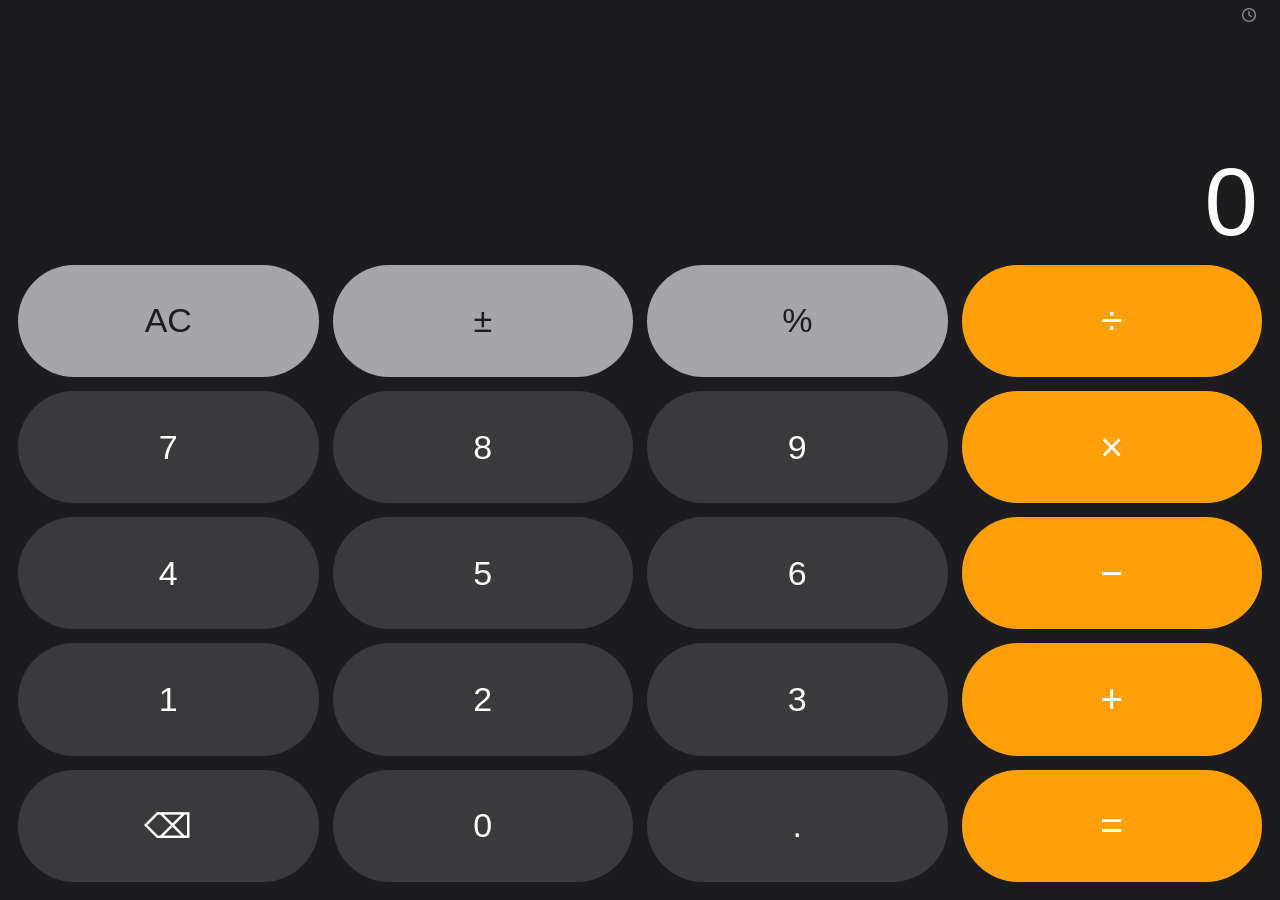
<file: Examples/Calculator/index.html>
<!doctype html>
<html lang="en">
<head>
  <meta charset="utf-8">
  <meta name="viewport" content="width=device-width, initial-scale=1">
  <title>Calculator</title>
  <link rel="stylesheet" href="style.css">
</head>
<body>
  <main class="calculator" aria-label="Calculator">
    <header class="toolbar">
      <button class="icon-button" id="history-toggle" type="button" title="History (H)" aria-label="Show history" aria-expanded="false" aria-controls="history">
        <svg viewBox="0 0 24 24" width="18" height="18" aria-hidden="true">
          <circle cx="12" cy="12" r="8.5" fill="none" stroke="currentColor" stroke-width="1.8"/>
          <path d="M12 7.5V12l3 2" fill="none" stroke="currentColor" stroke-width="1.8" stroke-linecap="round"/>
        </svg>
      </button>
    </header>

    <section class="display" aria-live="polite">
      <div class="expression" id="expression"></div>
      <output class="result" id="result">0</output>
    </section>

    <section class="keypad" id="keypad">
      <button class="key function" type="button" data-action="clear" id="clear">AC</button>
      <button class="key function" type="button" data-action="negate" aria-label="Plus minus">±</button>
      <button class="key function" type="button" data-action="percent" aria-label="Percent">%</button>
      <button class="key operator" type="button" data-operator="÷" aria-label="Divide">÷</button>

      <button class="key digit" type="button" data-digit="7">7</button>
      <button class="key digit" type="button" data-digit="8">8</button>
      <button class="key digit" type="button" data-digit="9">9</button>
      <button class="key operator" type="button" data-operator="×" aria-label="Multiply">×</button>

      <button class="key digit" type="button" data-digit="4">4</button>
      <button class="key digit" type="button" data-digit="5">5</button>
      <button class="key digit" type="button" data-digit="6">6</button>
      <button class="key operator" type="button" data-operator="−" aria-label="Subtract">−</button>

      <button class="key digit" type="button" data-digit="1">1</button>
      <button class="key digit" type="button" data-digit="2">2</button>
      <button class="key digit" type="button" data-digit="3">3</button>
      <button class="key operator" type="button" data-operator="+" aria-label="Add">+</button>

      <button class="key digit" type="button" data-action="backspace" aria-label="Delete">⌫</button>
      <button class="key digit" type="button" data-digit="0">0</button>
      <button class="key digit" type="button" data-action="decimal" aria-label="Decimal point">.</button>
      <button class="key equals" type="button" data-action="equals" aria-label="Equals">=</button>
    </section>

    <aside class="history" id="history" aria-label="History">
      <header>
        <h2>History</h2>
        <button type="button" id="history-clear">Clear</button>
      </header>
      <ol id="history-list"></ol>
      <p class="history-empty" id="history-empty">No calculations yet.</p>
    </aside>
  </main>

  <script src="app.js"></script>
</body>
</html>
</file>
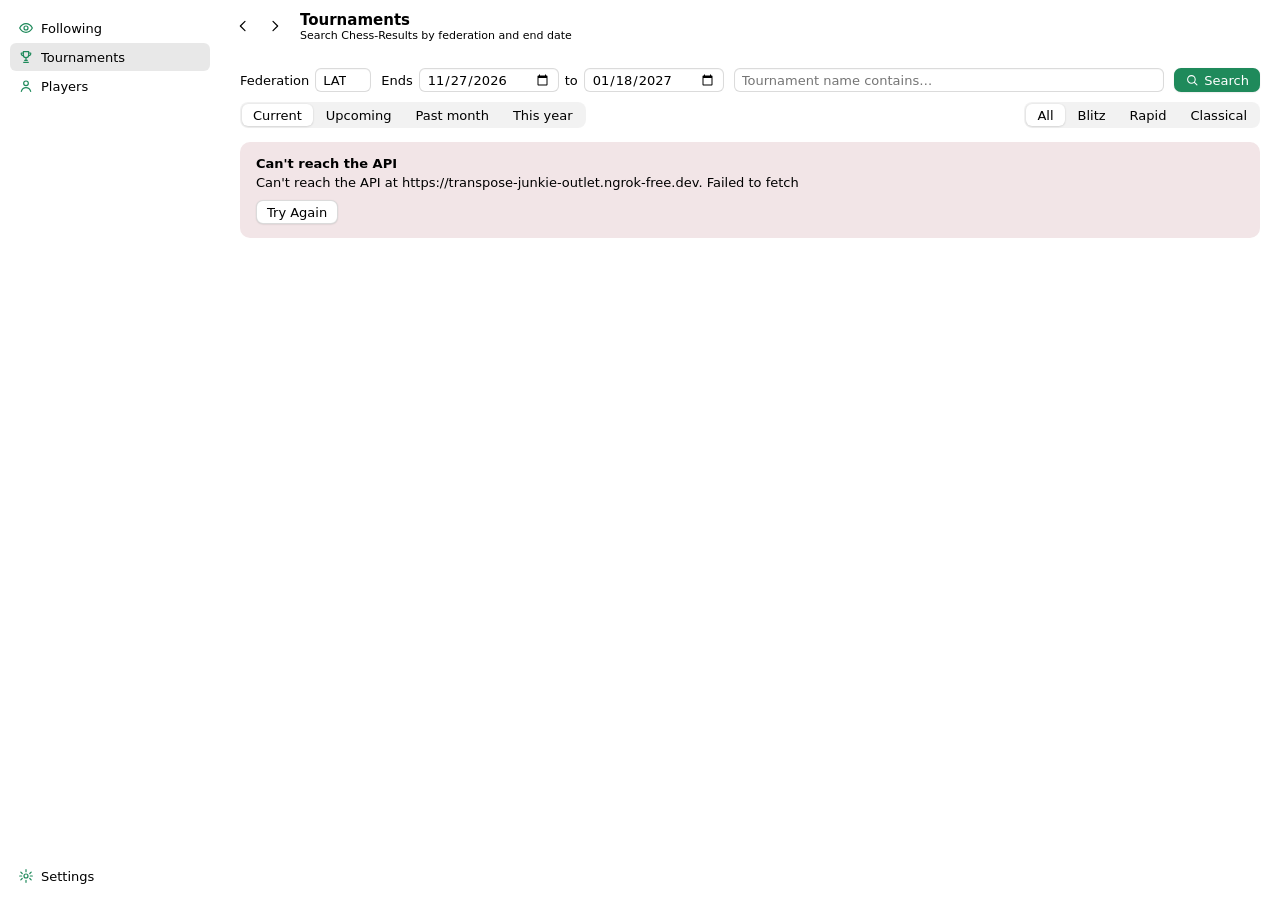
<file: Examples/ChessResults/index.html>
<!doctype html>
<html lang="en">
<head>
  <meta charset="utf-8">
  <meta name="viewport" content="width=device-width, initial-scale=1">
  <title>Chess Results</title>
  <link rel="stylesheet" href="style.css">
</head>
<body>
  <div class="app">
    <div class="sidebar-column">
      <div class="sidebar-titlebar" data-japp-drag-region></div>
      <nav class="sidebar" id="sidebar" aria-label="Sections"></nav>
    </div>
    <main class="main">
      <header class="toolbar" data-japp-drag-region>
        <div class="nav-buttons">
          <button type="button" class="icon-button" id="back" title="Back (⌘[)" aria-label="Back"></button>
          <button type="button" class="icon-button" id="forward" title="Forward (⌘])" aria-label="Forward"></button>
        </div>
        <div class="titles">
          <h1 id="title"></h1>
          <p id="subtitle"></p>
        </div>
        <div class="actions" id="actions"></div>
      </header>
      <section class="content" id="content" tabindex="-1"></section>
    </main>
  </div>
  <script type="module" src="js/app.js"></script>
</body>
</html>
</file>
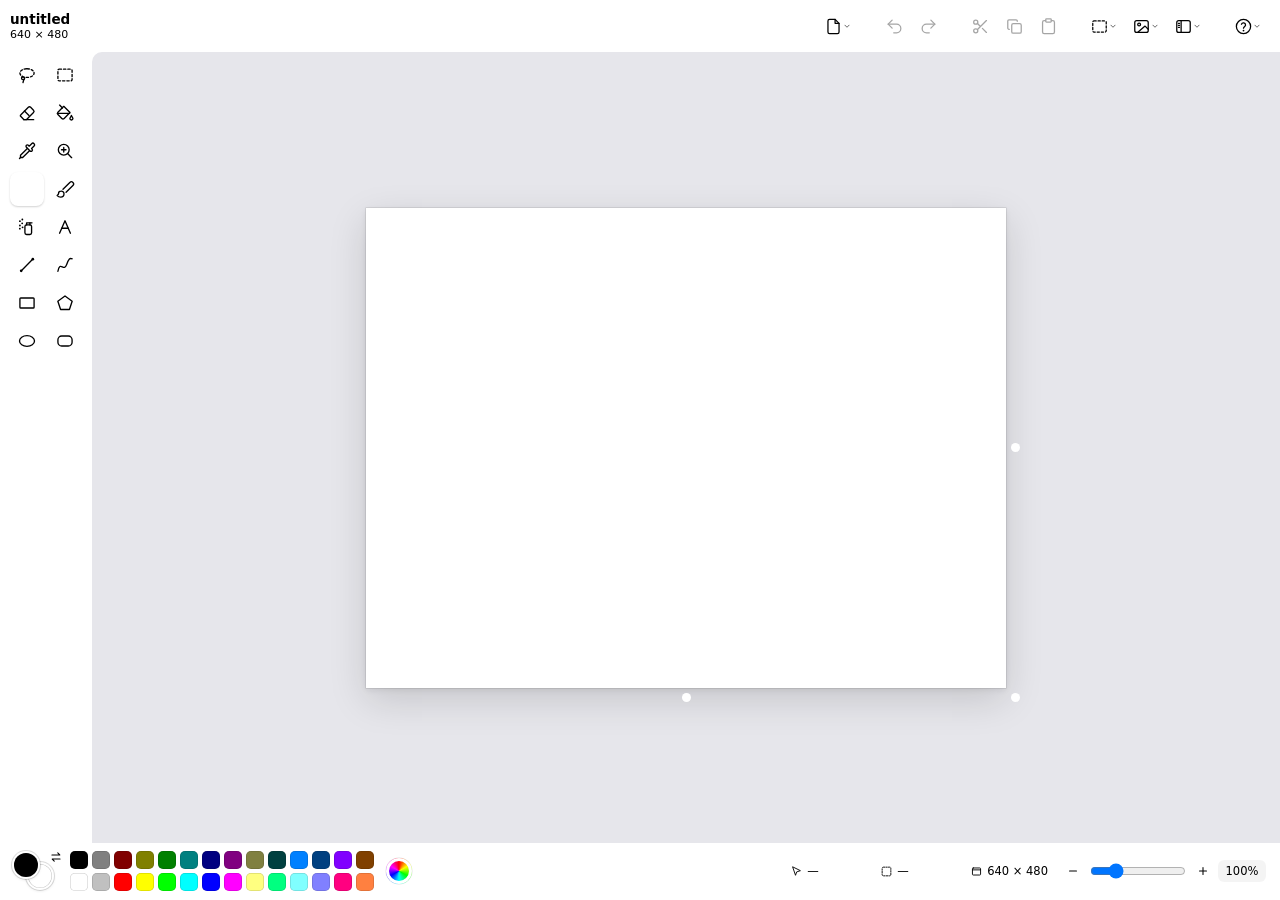
<file: Examples/Paint/index.html>
<!doctype html>
<html lang="en">
<head>
  <meta charset="utf-8">
  <meta name="viewport" content="width=device-width, initial-scale=1">
  <title>untitled — Paint</title>
  <link rel="stylesheet" href="style.css">
</head>
<body>
  <div class="app" id="app">
    <header class="toolbar" data-japp-drag-region>
      <div class="doc-title">
        <span class="doc-name" id="doc-name">untitled</span>
        <span class="doc-meta" id="doc-meta">640 × 480</span>
      </div>
      <div class="toolbar-groups" id="toolbar"></div>
    </header>

    <div class="main">
      <aside class="sidebar" id="toolbox" aria-label="Tools">
        <div class="tools" id="tools" role="radiogroup" aria-label="Tools"></div>
        <div class="options-title" id="options-title"></div>
        <div class="options" id="options"></div>
      </aside>

      <div class="work">
        <main class="workspace" id="workspace">
          <div class="stage" id="stage">
            <canvas id="image"></canvas>
            <canvas id="overlay"></canvas>
            <div class="grid" id="grid" hidden></div>
            <svg class="marquee" id="marquee" hidden aria-hidden="true"><rect class="ants-light"/><rect class="ants"/></svg>
            <div class="handle handle-r" data-handle="r" title="Drag to resize the canvas"></div>
            <div class="handle handle-b" data-handle="b" title="Drag to resize the canvas"></div>
            <div class="handle handle-rb" data-handle="rb" title="Drag to resize the canvas"></div>
            <div class="resize-outline" id="resize-outline" hidden></div>
          </div>
        </main>
        <div class="fontbar" id="fonts" hidden>
          <select id="font-family" aria-label="Font">
            <option>Helvetica Neue</option><option>Arial</option><option>Avenir Next</option><option>Georgia</option>
            <option>Times New Roman</option><option>Courier New</option><option>Menlo</option><option>Comic Sans MS</option>
            <option>Marker Felt</option><option>Chalkboard SE</option><option>Impact</option>
          </select>
          <select id="font-size" aria-label="Size">
            <option>9</option><option>10</option><option>11</option><option>12</option><option>14</option><option>16</option>
            <option>18</option><option>20</option><option selected>24</option><option>28</option><option>32</option>
            <option>36</option><option>48</option><option>64</option><option>72</option><option>96</option>
          </select>
          <div class="seg">
            <button type="button" id="font-bold" aria-pressed="false" title="Bold (⌘B)"><b>B</b></button>
            <button type="button" id="font-italic" aria-pressed="false" title="Italic (⌘I)"><i>I</i></button>
            <button type="button" id="font-underline" aria-pressed="false" title="Underline (⌘U)"><u>U</u></button>
          </div>
        </div>
      </div>
    </div>

    <footer class="bottombar">
      <div class="colors" id="colorbox" aria-label="Colors">
        <div class="current" title="Click a color for the foreground, right-click for the background">
          <button type="button" class="well secondary" id="current-secondary" aria-label="Background color"></button>
          <button type="button" class="well primary" id="current-primary" aria-label="Foreground color"></button>
          <button type="button" class="swap" id="swap-colors" title="Swap colors (X)" aria-label="Swap colors"></button>
        </div>
        <div class="palette" id="palette"></div>
        <button type="button" class="picker" id="custom-color" title="Other color…" aria-label="Other color"></button>
        <input type="color" id="color-input" class="color-input" tabindex="-1" aria-hidden="true">
      </div>
      <div class="status" id="statusbar">
        <span class="stat" id="status-xy-wrap"><span class="stat-icon" data-icon="pointer"></span><span id="status-xy">—</span></span>
        <span class="stat" id="status-size-wrap"><span class="stat-icon" data-icon="size"></span><span id="status-size">—</span></span>
        <span class="stat"><span class="stat-icon" data-icon="canvas"></span><span id="status-canvas">640 × 480</span></span>
        <div class="zoom">
          <button type="button" class="zoom-step" id="zoom-out" aria-label="Zoom out" title="Zoom Out (⌘−)"></button>
          <input type="range" id="zoom-slider" min="0" max="9" step="1" aria-label="Zoom">
          <button type="button" class="zoom-step" id="zoom-in" aria-label="Zoom in" title="Zoom In (⌘+)"></button>
          <button type="button" class="zoom-value" id="zoom-value" title="Zoom">100%</button>
        </div>
      </div>
      <span class="status-help" id="status-help" hidden></span>
    </footer>

    <div class="menu-layer" id="menu-layer"></div>
    <div class="sheet-layer" id="modal-layer" hidden></div>
  </div>
  <script type="module" src="app.js"></script>
</body>
</html>
</file>
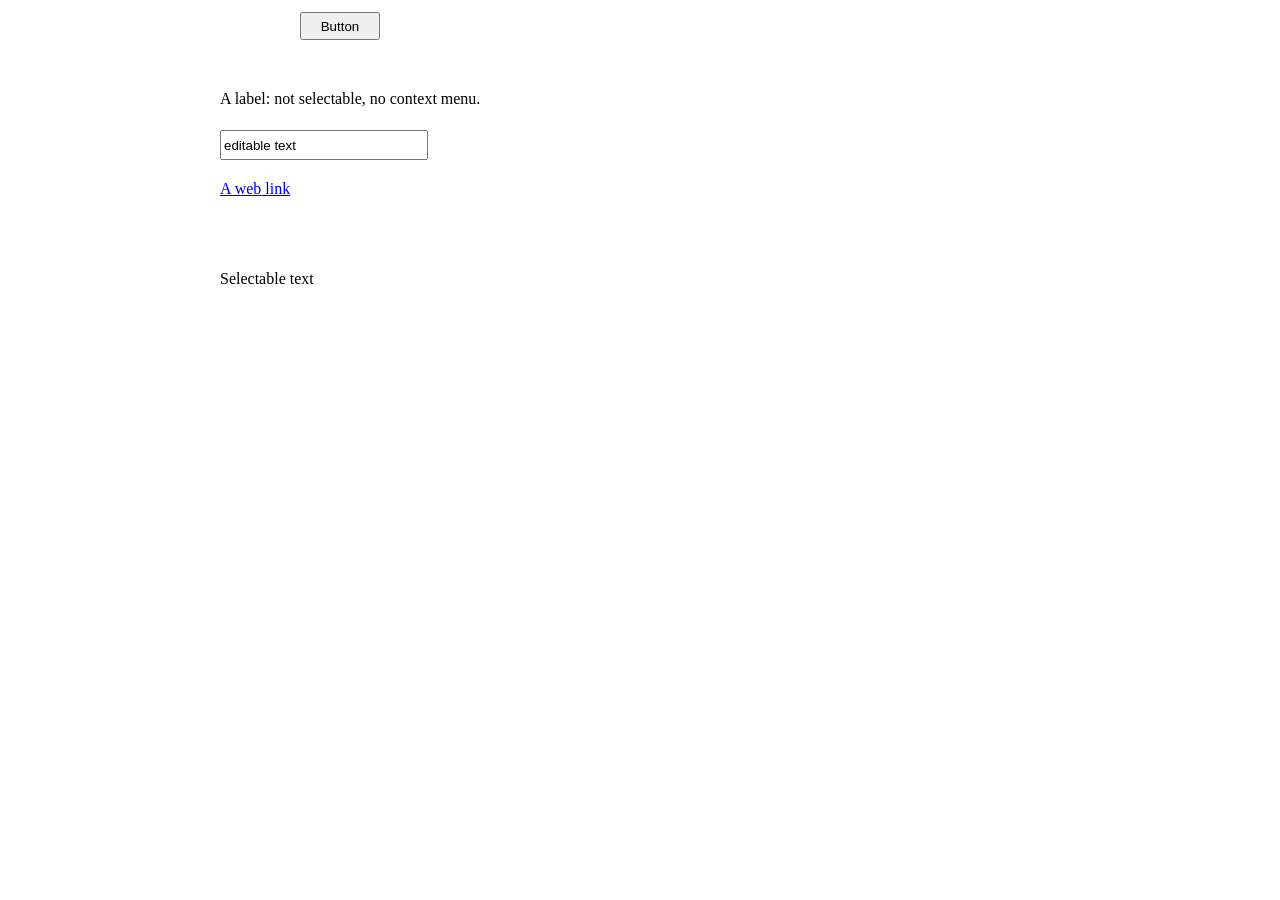
<file: Tests/E2E/NativeFeel/index.html>
<!doctype html>
<html lang="en">
<head>
  <meta charset="utf-8">
  <title>Native Feel</title>
  <!-- Fixed positions: Scripts/e2e-test.sh right-clicks and hit-tests these points. -->
  <style>
    body { margin: 0; }
    main { position: fixed; inset: 0 0 0 200px; background: Canvas; }
    header { position: absolute; left: 0; right: 0; top: 0; height: 52px; }
    #button { position: absolute; left: 100px; top: 12px; width: 80px; height: 28px; }
    #para { position: absolute; left: 20px; top: 90px; width: 300px; height: 20px; margin: 0; }
    #field { position: absolute; left: 20px; top: 130px; width: 200px; height: 24px; }
    #link { position: absolute; left: 20px; top: 180px; }
    #image { position: absolute; left: 20px; top: 220px; width: 32px; height: 32px; }
    #selectable { position: absolute; left: 20px; top: 270px; margin: 0; }
  </style>
</head>
<body>
  <main>
    <header data-japp-drag-region><button id="button">Button</button></header>
    <p id="para">A label: not selectable, no context menu.</p>
    <input id="field" value="editable text">
    <a id="link" href="https://example.com/">A web link</a>
    <img id="image" alt="" src="data:image/svg+xml,%3Csvg xmlns='http://www.w3.org/2000/svg' width='32' height='32'/%3E">
    <p id="selectable" data-selectable>Selectable text</p>
  </main>
</body>
</html>
</file>
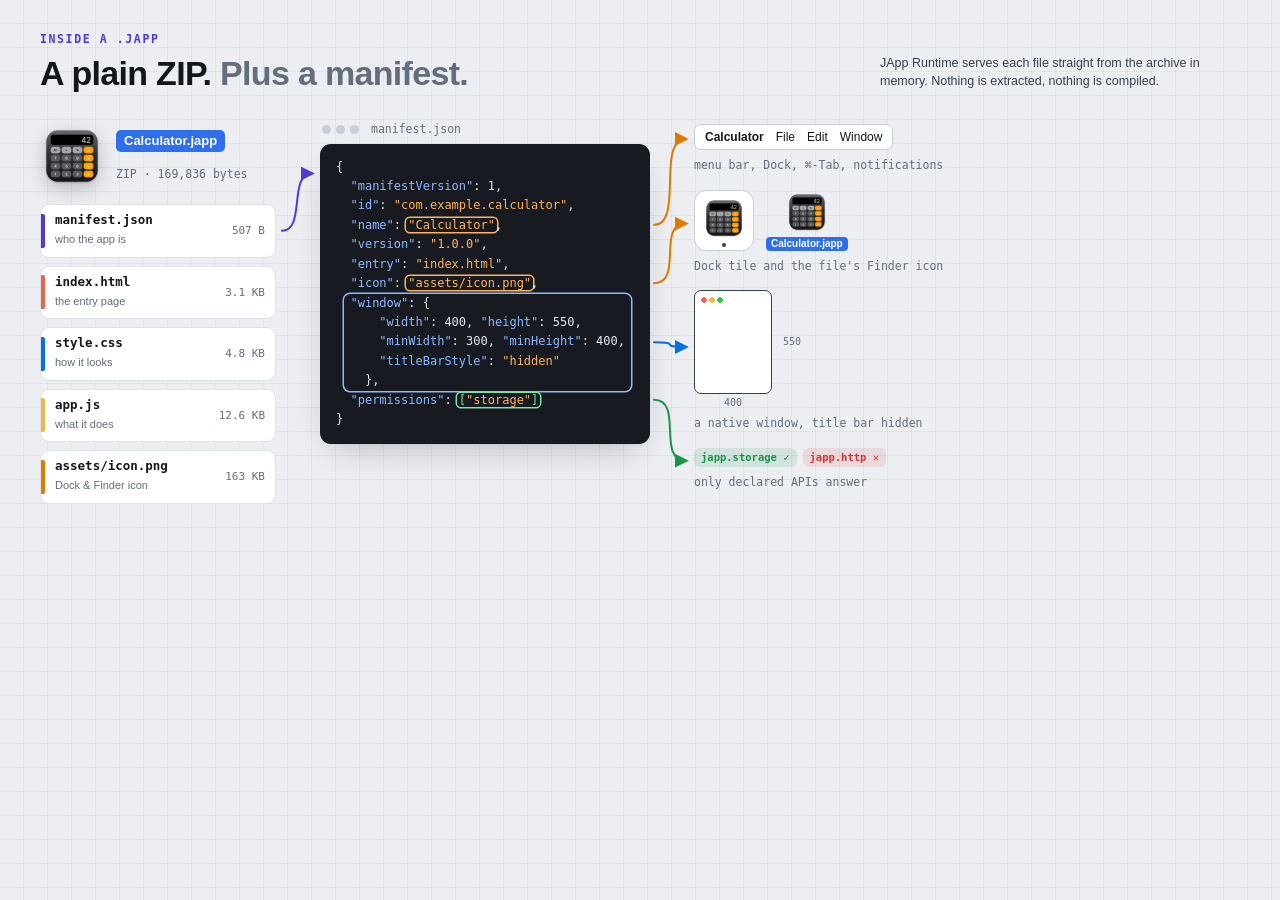
<file: Docs/images/src/anatomy.html>
<!doctype html>
<html>
<head>
<meta charset="utf-8">
<link rel="stylesheet" href="figures.css">
<style>
.head { display: grid; grid-template-columns: 1fr 360px; gap: 30px; align-items: end; }
.body { position: absolute; left: 40px; right: 40px; top: 124px; display: grid; grid-template-columns: 236px 330px 1fr; gap: 44px; align-items: start; }
.entries { display: grid; gap: 8px; }
.entries .file { justify-items: start; grid-template-columns: 64px 1fr; align-items: center; gap: 4px 12px; margin-bottom: 8px; }
.entries .file img { width: 64px; height: 64px; grid-row: span 2; }
.entry { display: grid; grid-template-columns: 4px 1fr auto; gap: 10px; align-items: center; background: var(--surface); border: 1px solid var(--line-2); border-radius: 9px; padding: 7px 10px 7px 0; overflow: hidden; }
.entry i { height: 34px; width: 4px; border-radius: 0 2px 2px 0; display: block; }
.entry b { font: 600 12.5px/1.2 var(--mono); display: block; }
.entry small { font: 400 11px/1.2 var(--sans); color: var(--muted); }
.entry .size { font: 500 11px/1 var(--mono); color: var(--muted); }
pre.code { font-size: 12px; line-height: 1.62; }
pre.code .hlb { display: inline-block; vertical-align: top; border-radius: 6px; box-shadow: 0 0 0 1.5px #8DB9FF; padding: 0 6px; margin: 0 -6px; }
pre.code .hl { border-radius: 4px; box-shadow: 0 0 0 1.5px currentColor; padding: 0 2px; margin: 0 -2px; }
.effects { display: grid; gap: 16px; }
.effect { display: grid; gap: 7px; }
.effect .caption { font-size: 11.5px; }
.mini-menubar { display: flex; gap: 12px; align-items: center; height: 26px; padding: 0 10px; border-radius: 7px; background: var(--surface); border: 1px solid var(--line); font: 500 12px/1 var(--sans); width: max-content; }
.mini-menubar b { font-weight: 700; }
.tiles { display: flex; gap: 12px; align-items: end; }
.tiles img { width: 44px; height: 44px; }
.tiles .finder { display: grid; justify-items: center; gap: 3px; font: 600 10px/1 var(--sans); }
.tiles .finder span { background: #2F6FEB; color: #fff; padding: 2px 5px; border-radius: 4px; }
.dock-tile { padding: 5px 7px 3px; border-radius: 12px; background: var(--surface); border: 1px solid var(--line); display: grid; justify-items: center; gap: 3px; }
.dock-tile i { width: 4px; height: 4px; border-radius: 50%; background: var(--ink-2); display: block; }
.winbox { width: 78px; height: 104px; border: 1.5px solid var(--ink-2); border-radius: 7px; position: relative; background: var(--surface); }
.winbox::before { content: ""; position: absolute; left: 6px; top: 6px; width: 22px; height: 6px; background: radial-gradient(circle at 3px 3px, #FF5F57 2.6px, transparent 3px), radial-gradient(circle at 11px 3px, #FEBC2E 2.6px, transparent 3px), radial-gradient(circle at 19px 3px, #28C840 2.6px, transparent 3px); }
.winbox span { position: absolute; font: 500 10px/1 var(--mono); color: var(--muted); }
.winbox .w { left: 0; right: 0; bottom: -15px; text-align: center; }
.winbox .h { right: -30px; top: 46px; }
.perm { display: flex; gap: 6px; flex-wrap: wrap; }
</style>
</head>
<body>
<div class="fig">
  <div class="head">
    <div>
      <div class="kicker">Inside a .japp</div>
      <h2 class="title">A plain ZIP. <span class="dim">Plus a manifest.</span></h2>
    </div>
    <p class="lead small">JApp Runtime serves each file straight from the archive in memory. Nothing is extracted, nothing is compiled.</p>
  </div>

  <div class="body">
    <div class="entries">
      <div class="file"><img src="assets/icon-calculator.png" alt=""><span class="name">Calculator.japp</span><span class="meta">ZIP · 169,836 bytes</span></div>
      <div class="entry" id="e-manifest"><i style="background:var(--runtime)"></i><div><b>manifest.json</b><small>who the app is</small></div><span class="size">507 B</span></div>
      <div class="entry"><i style="background:#E8664A"></i><div><b>index.html</b><small>the entry page</small></div><span class="size">3.1 KB</span></div>
      <div class="entry"><i style="background:var(--web)"></i><div><b>style.css</b><small>how it looks</small></div><span class="size">4.8 KB</span></div>
      <div class="entry"><i style="background:#E9B949"></i><div><b>app.js</b><small>what it does</small></div><span class="size">12.6 KB</span></div>
      <div class="entry"><i style="background:var(--app)"></i><div><b>assets/icon.png</b><small>Dock &amp; Finder icon</small></div><span class="size">163 KB</span></div>
    </div>

    <div>
      <div class="code-title"><span class="dots"><i></i><i></i><i></i></span>manifest.json</div>
<pre class="code" id="manifest">{
  <span class="k">"manifestVersion"</span>: 1,
  <span class="k">"id"</span>: <span class="s">"com.example.calculator"</span>,
  <span class="k">"name"</span>: <span class="s hl" id="m-name">"Calculator"</span>,
  <span class="k">"version"</span>: <span class="s">"1.0.0"</span>,
  <span class="k">"entry"</span>: <span class="s">"index.html"</span>,
  <span class="k">"icon"</span>: <span class="s hl" id="m-icon">"assets/icon.png"</span>,
  <span class="hlb" id="m-window"><span class="k">"window"</span>: {
    <span class="k">"width"</span>: 400, <span class="k">"height"</span>: 550,
    <span class="k">"minWidth"</span>: 300, <span class="k">"minHeight"</span>: 400,
    <span class="k">"titleBarStyle"</span>: <span class="s">"hidden"</span>
  },</span>
  <span class="k">"permissions"</span>: <span class="hl" id="m-perm" style="color:#7EE2A8">[<span class="s">"storage"</span>]</span>
}</pre>
    </div>

    <div class="effects">
      <div class="effect" id="x-name">
        <div class="mini-menubar"><b>Calculator</b><span>File</span><span>Edit</span><span>Window</span></div>
        <span class="caption">menu bar, Dock, ⌘-Tab, notifications</span>
      </div>
      <div class="effect" id="x-icon">
        <div class="tiles">
          <div class="dock-tile"><img src="assets/icon-calculator.png" alt=""><i></i></div>
          <div class="finder"><img src="assets/icon-calculator.png" alt=""><span>Calculator.japp</span></div>
        </div>
        <span class="caption">Dock tile and the file's Finder icon</span>
      </div>
      <div class="effect" id="x-window">
        <div class="winbox"><span class="w">400</span><span class="h">550</span></div>
        <span class="caption" style="margin-top:14px">a native window, title bar hidden</span>
      </div>
      <div class="effect" id="x-perm">
        <div class="perm"><span class="tag ok">japp.storage ✓</span><span class="tag deny">japp.http ✕</span></div>
        <span class="caption">only declared APIs answer</span>
      </div>
    </div>
  </div>
</div>
<script src="figures.js"></script>
<script>
wire("#e-manifest", "#manifest", { color: "rt", atTo: .1, bend: 24 });
wire("#m-name", "#x-name", { color: "app", fromEdge: "#manifest", atTo: .3, bend: 30 });
wire("#m-icon", "#x-icon", { color: "app", fromEdge: "#manifest", atTo: .4, bend: 30 });
wire("#m-window", "#x-window", { color: "web", fromEdge: "#manifest", atTo: .4, bend: 30 });
wire("#m-perm", "#x-perm", { color: "ok", fromEdge: "#manifest", atTo: .3, bend: 30 });
</script>
</body>
</html>
</file>
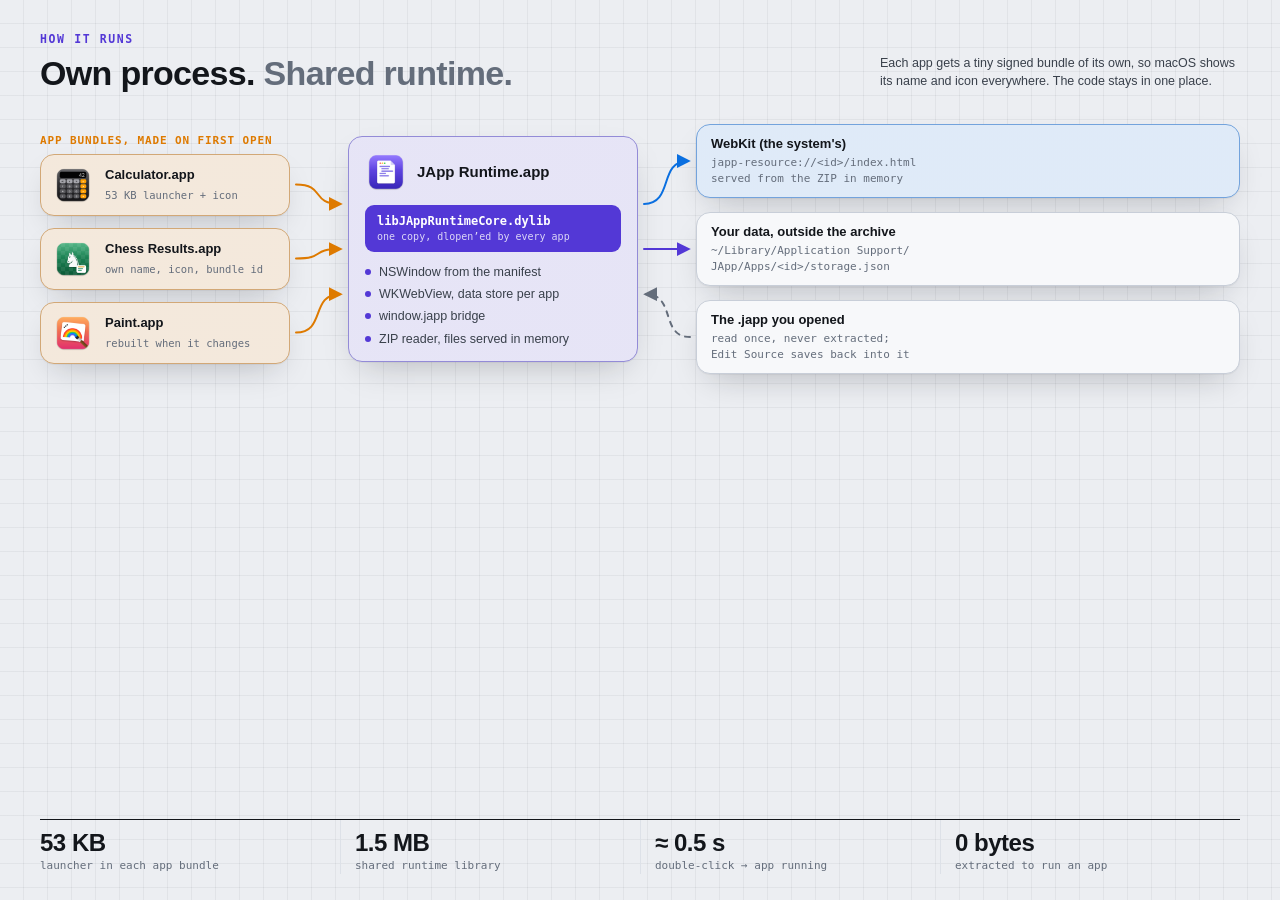
<file: Docs/images/src/architecture.html>
<!doctype html>
<html>
<head>
<meta charset="utf-8">
<link rel="stylesheet" href="figures.css">
<style>
.head { display: grid; grid-template-columns: 1fr 360px; gap: 30px; align-items: end; }
.body { position: absolute; left: 40px; right: 40px; top: 124px; display: grid; grid-template-columns: 250px 290px 1fr; gap: 58px; align-items: center; }
.bundles { display: grid; gap: 12px; }
.bundle { display: grid; grid-template-columns: 40px 1fr; gap: 2px 12px; align-items: center; padding: 10px 12px; }
.bundle img { width: 40px; height: 40px; grid-row: span 2; }
.bundle b { font: 600 13px/1.2 var(--sans); }
.bundle small { font: 400 10.5px/1.3 var(--mono); color: var(--muted); }
.label { font: 600 11px/1 var(--mono); letter-spacing: .08em; text-transform: uppercase; margin-bottom: 8px; }
.core { padding: 14px 16px; }
.core .top { display: flex; gap: 10px; align-items: center; }
.core .top img { width: 42px; height: 42px; }
.core .top b { font: 700 15px/1.2 var(--sans); }
.core .lib { margin-top: 12px; border-radius: 9px; background: var(--runtime); color: #fff; padding: 9px 12px; font: 600 12px/1.3 var(--mono); }
.core .lib small { display: block; font-weight: 400; opacity: .8; }
.core ul { list-style: none; margin: 12px 0 0; padding: 0; display: grid; gap: 6px; font: 400 12.5px/1.3 var(--sans); color: var(--ink-2); }
.core li::before { content: ""; display: inline-block; width: 6px; height: 6px; border-radius: 50%; background: var(--runtime); margin-right: 8px; vertical-align: 1px; }
.right { display: grid; gap: 14px; }
.right .card { padding: 11px 14px; }
.right b { display: block; font: 600 13px/1.25 var(--sans); }
.right small { display: block; font: 400 11px/1.4 var(--mono); color: var(--muted); margin-top: 3px; }
.spec { position: absolute; left: 40px; right: 40px; bottom: 26px; display: grid; grid-template-columns: repeat(4, minmax(0, 1fr)); border-top: 1px solid var(--ink); }
.spec > div { padding: 10px 14px 0 0; }
.spec > div + div { padding-left: 14px; border-left: 1px solid var(--line-2); }
.spec .v { font: 800 24px/1.1 var(--display); letter-spacing: -.02em; font-variant-numeric: tabular-nums; }
.spec .k { font: 400 11px/1.35 var(--mono); color: var(--muted); margin-top: 3px; }
</style>
</head>
<body>
<div class="fig">
  <div class="head">
    <div>
      <div class="kicker">How it runs</div>
      <h2 class="title">Own process. <span class="dim">Shared runtime.</span></h2>
    </div>
    <p class="lead small">Each app gets a tiny signed bundle of its own, so macOS shows its name and icon everywhere. The code stays in one place.</p>
  </div>

  <div class="body">
    <div>
      <div class="label c-app">App bundles, made on first open</div>
      <div class="bundles">
        <div class="card app bundle" id="b1"><img src="assets/icon-calculator.png" alt=""><b>Calculator.app</b><small>53 KB launcher + icon</small></div>
        <div class="card app bundle" id="b2"><img src="assets/icon-chessresults.png" alt=""><b>Chess Results.app</b><small>own name, icon, bundle id</small></div>
        <div class="card app bundle" id="b3"><img src="assets/icon-paint.png" alt=""><b>Paint.app</b><small>rebuilt when it changes</small></div>
      </div>
    </div>

    <div class="card rt core" id="core">
      <div class="top"><img src="assets/icon-runtime.png" alt=""><b>JApp Runtime.app</b></div>
      <div class="lib">libJAppRuntimeCore.dylib<small>one copy, dlopen’ed by every app</small></div>
      <ul>
        <li>NSWindow from the manifest</li>
        <li>WKWebView, data store per app</li>
        <li>window.japp bridge</li>
        <li>ZIP reader, files served in memory</li>
      </ul>
    </div>

    <div class="right">
      <div class="card web" id="web"><b>WebKit (the system's)</b><small>japp-resource://&lt;id&gt;/index.html<br>served from the ZIP in memory</small></div>
      <div class="card" id="data"><b>Your data, outside the archive</b><small>~/Library/Application Support/<br>JApp/Apps/&lt;id&gt;/storage.json</small></div>
      <div class="card" id="file"><b>The .japp you opened</b><small>read once, never extracted;<br>Edit Source saves back into it</small></div>
    </div>
  </div>

  <div class="spec">
    <div><div class="v">53 KB</div><div class="k">launcher in each app bundle</div></div>
    <div><div class="v">1.5 MB</div><div class="k">shared runtime library</div></div>
    <div><div class="v">≈ 0.5 s</div><div class="k">double-click → app running</div></div>
    <div><div class="v">0 bytes</div><div class="k">extracted to run an app</div></div>
  </div>
</div>
<script src="figures.js"></script>
<script>
wire("#b1", "#core", { color: "app", atTo: .3, bend: 30 });
wire("#b2", "#core", { color: "app", atTo: .5, bend: 30 });
wire("#b3", "#core", { color: "app", atTo: .7, bend: 30 });
wire("#core", "#web", { color: "web", at: .3, bend: 30 });
wire("#core", "#data", { color: "rt", at: .5, bend: 30 });
wire("#file", "#core", { color: "muted", side: "left", toSide: "right", at: .5, atTo: .7, bend: 30, dash: true });
</script>
</body>
</html>
</file>
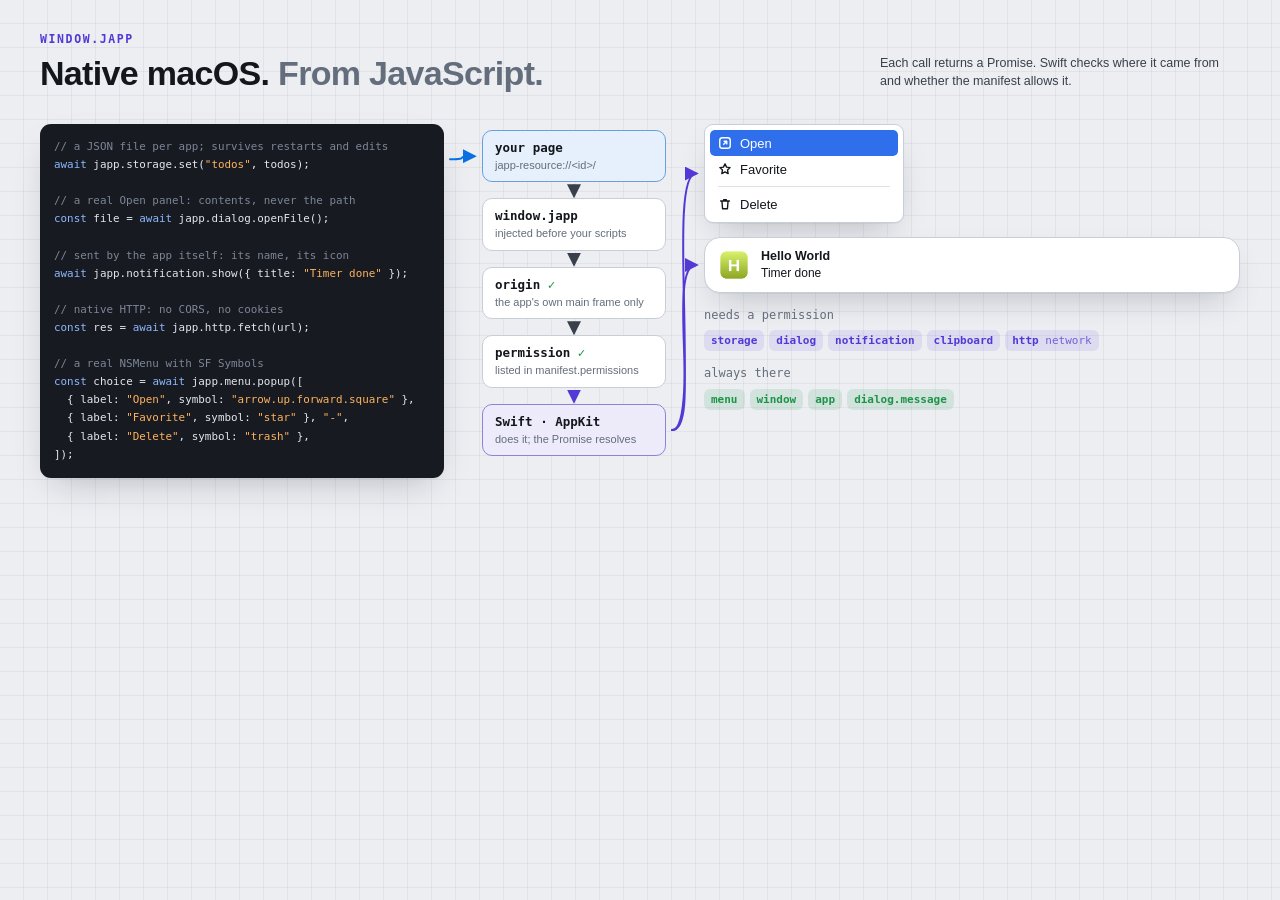
<file: Docs/images/src/bridge.html>
<!doctype html>
<html>
<head>
<meta charset="utf-8">
<link rel="stylesheet" href="figures.css">
<style>
.head { display: grid; grid-template-columns: 1fr 360px; gap: 30px; align-items: end; }
.body { position: absolute; left: 40px; right: 40px; top: 124px; display: grid; grid-template-columns: 404px 184px 1fr; gap: 38px; align-items: start; }
pre.code { font-size: 10.9px; line-height: 1.66; padding: 14px 14px; }
.pipe { display: grid; gap: 16px; padding-top: 6px; }
.stage { border-radius: 10px; padding: 9px 12px; border: 1px solid var(--line); background: var(--surface); }
.stage b { display: block; font: 600 12.5px/1.25 var(--mono); }
.stage small { display: block; font: 400 11px/1.35 var(--sans); color: var(--muted); margin-top: 2px; }
.stage.web { border-color: color-mix(in srgb, var(--web) 50%, var(--line)); background: linear-gradient(var(--web-soft), var(--web-soft)), var(--surface); }
.stage.rt { border-color: color-mix(in srgb, var(--runtime) 50%, var(--line)); background: linear-gradient(var(--runtime-soft), var(--runtime-soft)), var(--surface); }
.stage.check b::after { content: " ✓"; color: var(--ok); }
.deny { position: absolute; font: 600 10.5px/1.3 var(--mono); color: var(--deny); }
.out { display: grid; gap: 14px; }
.nsmenu { width: 200px; background: var(--surface); border: 1px solid var(--line); border-radius: 9px; box-shadow: var(--shadow); padding: 5px; font: 400 13px/1 var(--sans); }
.nsmenu .it { display: flex; align-items: center; gap: 8px; padding: 6px 8px; border-radius: 5px; }
.nsmenu .it.on { background: #2F6FEB; color: #fff; }
.nsmenu svg { width: 14px; height: 14px; fill: none; stroke: currentColor; stroke-width: 1.6; stroke-linecap: round; stroke-linejoin: round; }
.nsmenu .sep { height: 1px; background: var(--line-2); margin: 4px 8px; }
.banner { width: 100%; display: grid; grid-template-columns: 34px 1fr; gap: 10px; align-items: center; padding: 10px 12px; border-radius: 16px; background: var(--surface); border: 1px solid var(--line); box-shadow: var(--shadow); font: 400 12px/1.35 var(--sans); }
.banner img { width: 34px; height: 34px; }
.banner b { display: block; font-size: 12.5px; }
.group { display: grid; gap: 6px; }
.chips { display: flex; flex-wrap: wrap; gap: 5px; }
.mod { font: 600 11px/1 var(--mono); padding: 5px 7px; border-radius: 6px; background: var(--runtime-soft); color: var(--runtime); }
.mod em { font-style: normal; font-weight: 500; opacity: .75; }
.mod.ok { background: var(--ok-soft); color: var(--ok); }
</style>
</head>
<body>
<div class="fig">
  <div class="head">
    <div>
      <div class="kicker">window.japp</div>
      <h2 class="title">Native macOS. <span class="dim">From JavaScript.</span></h2>
    </div>
    <p class="lead small">Each call returns a Promise. Swift checks where it came from and whether the manifest allows it.</p>
  </div>

  <div class="body">
<pre class="code" id="code"><span class="c">// a JSON file per app; survives restarts and edits</span>
<span class="k">await</span> japp.storage.set(<span class="s">"todos"</span>, todos);

<span class="c">// a real Open panel: contents, never the path</span>
<span class="k">const</span> file = <span class="k">await</span> japp.dialog.openFile();

<span class="c">// sent by the app itself: its name, its icon</span>
<span class="k">await</span> japp.notification.show({ title: <span class="s">"Timer done"</span> });

<span class="c">// native HTTP: no CORS, no cookies</span>
<span class="k">const</span> res = <span class="k">await</span> japp.http.fetch(url);

<span class="c">// a real NSMenu with SF Symbols</span>
<span class="k">const</span> choice = <span class="k">await</span> japp.menu.popup([
  { label: <span class="s">"Open"</span>, symbol: <span class="s">"arrow.up.forward.square"</span> },
  { label: <span class="s">"Favorite"</span>, symbol: <span class="s">"star"</span> }, <span class="s">"-"</span>,
  { label: <span class="s">"Delete"</span>, symbol: <span class="s">"trash"</span> },
]);</pre>

    <div class="pipe" id="pipe">
      <div class="stage web" id="s-page"><b>your page</b><small>japp-resource://&lt;id&gt;/</small></div>
      <div class="stage" id="s-bridge"><b>window.japp</b><small>injected before your scripts</small></div>
      <div class="stage check" id="s-origin"><b>origin</b><small>the app's own main frame only</small></div>
      <div class="stage check" id="s-perm"><b>permission</b><small>listed in manifest.permissions</small></div>
      <div class="stage rt" id="s-native"><b>Swift · AppKit</b><small>does it; the Promise resolves</small></div>
    </div>

    <div class="out" id="out">
      <div class="nsmenu" id="menu">
        <div class="it on"><svg viewBox="0 0 16 16"><rect x="2" y="2" width="12" height="12" rx="3"/><path d="M6.5 9.5 L10 6 M7 6 H10 V9"/></svg>Open</div>
        <div class="it"><svg viewBox="0 0 16 16"><path d="M8 2.2 9.8 5.9 13.8 6.4 10.9 9.2 11.6 13.2 8 11.3 4.4 13.2 5.1 9.2 2.2 6.4 6.2 5.9Z"/></svg>Favorite</div>
        <div class="sep"></div>
        <div class="it"><svg viewBox="0 0 16 16"><path d="M3 4.5 H13 M6.5 4.5 V3 H9.5 V4.5 M4.5 4.5 L5.2 13.5 H10.8 L11.5 4.5"/></svg>Delete</div>
      </div>
      <div class="banner" id="banner"><img src="assets/icon-hello.png" alt=""><div><b>Hello World</b>Timer done</div></div>
      <div class="group">
        <span class="caption">needs a permission</span>
        <div class="chips"><span class="mod">storage</span><span class="mod">dialog</span><span class="mod">notification</span><span class="mod">clipboard</span><span class="mod">http <em>network</em></span></div>
      </div>
      <div class="group">
        <span class="caption">always there</span>
        <div class="chips"><span class="mod ok">menu</span><span class="mod ok">window</span><span class="mod ok">app</span><span class="mod ok">dialog.message</span></div>
      </div>
    </div>
  </div>
</div>
<script src="figures.js"></script>
<script>
wire("#code", "#s-page", { color: "web", atTo: .5, at: .1, bend: 22 });
wire("#s-page", "#s-bridge", { color: "ink", side: "bottom", toSide: "top", gap: 3, bend: 6 });
wire("#s-bridge", "#s-origin", { color: "ink", side: "bottom", toSide: "top", gap: 3, bend: 6 });
wire("#s-origin", "#s-perm", { color: "ink", side: "bottom", toSide: "top", gap: 3, bend: 6 });
wire("#s-perm", "#s-native", { color: "rt", side: "bottom", toSide: "top", gap: 3, bend: 6 });
wire("#s-native", "#menu", { color: "rt", atTo: .5, bend: 30 });
wire("#s-native", "#banner", { color: "rt", atTo: .5, bend: 30 });
</script>
</body>
</html>
</file>
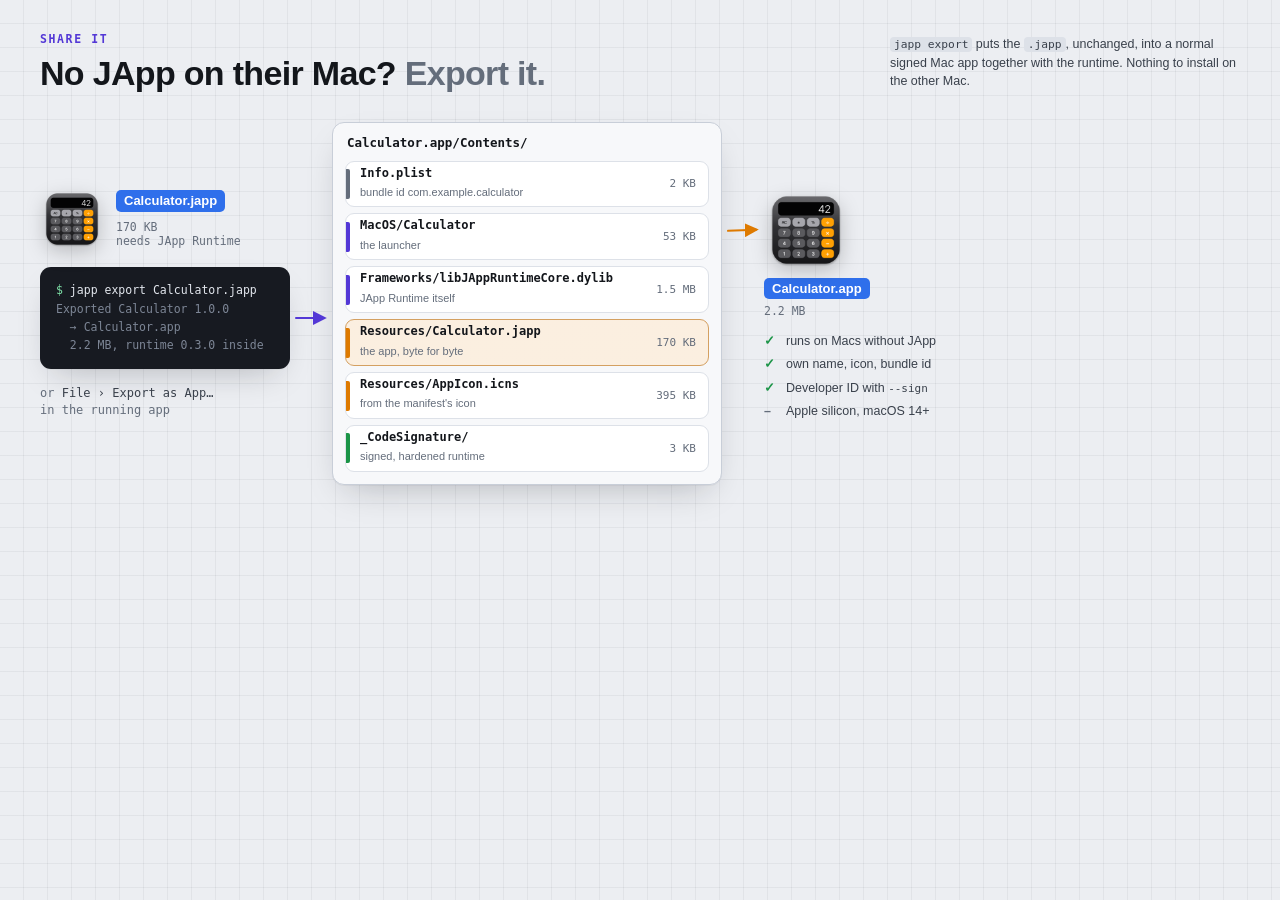
<file: Docs/images/src/export.html>
<!doctype html>
<html>
<head>
<meta charset="utf-8">
<link rel="stylesheet" href="figures.css">
<style>
.head { display: grid; grid-template-columns: 1fr 350px; gap: 30px; align-items: end; }
.body { position: absolute; left: 40px; right: 40px; top: 122px; display: grid; grid-template-columns: 250px 390px 1fr; gap: 42px; align-items: center; }
.from { display: grid; gap: 16px; justify-items: start; }
.from .file { grid-template-columns: 64px 1fr; justify-items: start; align-items: center; gap: 4px 12px; }
.from .file img { width: 64px; height: 64px; grid-row: span 2; }
pre.code { font-size: 11.5px; line-height: 1.6; width: 100%; }
.contents { display: grid; gap: 6px; background: var(--paper); border: 1px solid var(--line); border-radius: 12px; padding: 12px; box-shadow: var(--shadow); }
.contents .top { font: 600 12.5px/1 var(--mono); padding: 2px 2px 5px; }
.entry { display: grid; grid-template-columns: 4px 1fr auto; gap: 10px; align-items: center; background: var(--surface); border: 1px solid var(--line-2); border-radius: 9px; padding: 4px 12px 4px 0; overflow: hidden; }
.entry i { height: 30px; width: 4px; border-radius: 0 2px 2px 0; display: block; }
.entry b { font: 600 12px/1.2 var(--mono); display: block; }
.entry small { font: 400 11px/1.2 var(--sans); color: var(--muted); }
.entry .size { font: 500 11px/1 var(--mono); color: var(--muted); white-space: nowrap; }
.entry.app { border-color: color-mix(in srgb, var(--app) 55%, var(--line)); background: linear-gradient(var(--app-soft), var(--app-soft)), var(--surface); }
.to { display: grid; gap: 14px; justify-items: start; }
.to .file { justify-items: start; }
.to .file img { width: 84px; height: 84px; }
.checks { display: grid; gap: 7px; font: 400 12.5px/1.3 var(--sans); color: var(--ink-2); }
.checks div { display: grid; grid-template-columns: 16px 1fr; gap: 6px; }
.checks .y { color: var(--ok); font-weight: 700; }
.checks .n { color: var(--muted); font-weight: 700; }
</style>
</head>
<body>
<div class="fig">
  <div class="head">
    <div>
      <div class="kicker">Share it</div>
      <h2 class="title">No JApp on their Mac? <span class="dim">Export it.</span></h2>
    </div>
    <p class="lead small"><code>japp export</code> puts the <code>.japp</code>, unchanged, into a normal signed Mac app together with the runtime. Nothing to install on the other Mac.</p>
  </div>

  <div class="body">
    <div class="from" id="from">
      <div class="file"><img src="assets/icon-calculator.png" alt=""><span class="name">Calculator.japp</span><span class="meta">170 KB<br>needs JApp Runtime</span></div>
<pre class="code"><span class="p">$</span> japp export Calculator.japp
<span class="c">Exported Calculator 1.0.0
  → Calculator.app
  2.2 MB, runtime 0.3.0 inside</span></pre>
      <span class="caption">or <span style="color:var(--ink-2)">File › Export as App…</span><br>in the running app</span>
    </div>

    <div class="contents" id="contents">
      <div class="top">Calculator.app/Contents/</div>
      <div class="entry"><i style="background:var(--muted)"></i><div><b>Info.plist</b><small>bundle id com.example.calculator</small></div><span class="size">2 KB</span></div>
      <div class="entry"><i style="background:var(--runtime)"></i><div><b>MacOS/Calculator</b><small>the launcher</small></div><span class="size">53 KB</span></div>
      <div class="entry"><i style="background:var(--runtime)"></i><div><b>Frameworks/libJAppRuntimeCore.dylib</b><small>JApp Runtime itself</small></div><span class="size">1.5 MB</span></div>
      <div class="entry app"><i style="background:var(--app)"></i><div><b>Resources/Calculator.japp</b><small>the app, byte for byte</small></div><span class="size">170 KB</span></div>
      <div class="entry"><i style="background:var(--app)"></i><div><b>Resources/AppIcon.icns</b><small>from the manifest's icon</small></div><span class="size">395 KB</span></div>
      <div class="entry"><i style="background:var(--ok)"></i><div><b>_CodeSignature/</b><small>signed, hardened runtime</small></div><span class="size">3 KB</span></div>
    </div>

    <div class="to" id="to">
      <div class="file"><img src="assets/icon-calculator.png" alt=""><span class="name">Calculator.app</span><span class="meta">2.2 MB</span></div>
      <div class="checks">
        <div><span class="y">✓</span><span>runs on Macs without JApp</span></div>
        <div><span class="y">✓</span><span>own name, icon, bundle id</span></div>
        <div><span class="y">✓</span><span>Developer ID with <span class="mono" style="font-size:11px">--sign</span></span></div>
        <div><span class="n">–</span><span>Apple silicon, macOS 14+</span></div>
      </div>
    </div>
  </div>
</div>
<script src="figures.js"></script>
<script>
wire("#from pre", "#contents", { color: "rt", atTo: .54, straight: true });
wire("#contents", "#to .file img", { color: "app", at: .3, straight: true });
</script>
</body>
</html>
</file>
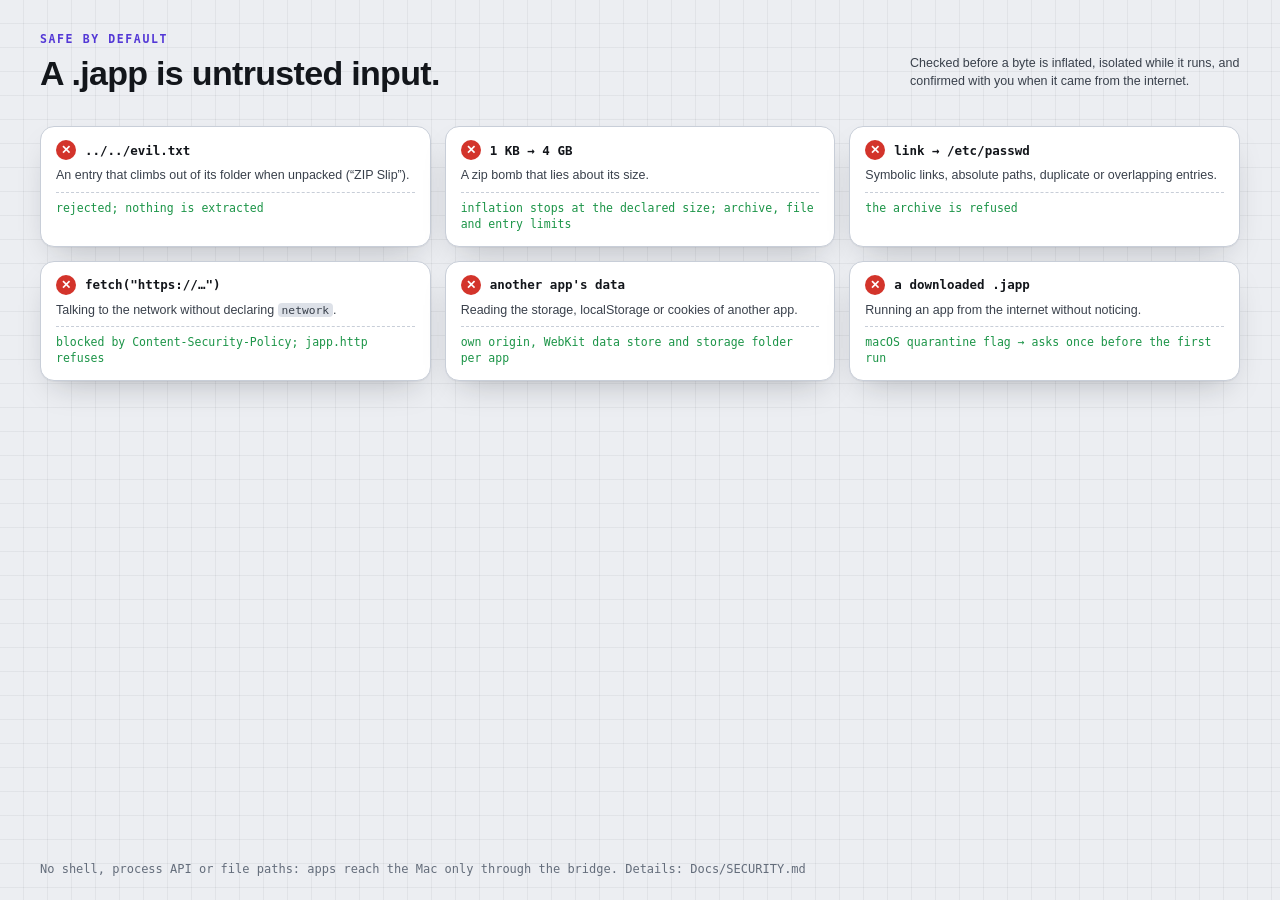
<file: Docs/images/src/security.html>
<!doctype html>
<html>
<head>
<meta charset="utf-8">
<link rel="stylesheet" href="figures.css">
<style>
.head { display: grid; grid-template-columns: 1fr 330px; gap: 30px; align-items: end; }
.grid { position: absolute; left: 40px; right: 40px; top: 126px; display: grid; grid-template-columns: repeat(3, minmax(0, 1fr)); gap: 14px; }
.threat { padding: 13px 15px 14px; display: grid; gap: 7px; align-content: start; background: var(--surface); }
.threat .try { display: flex; gap: 9px; align-items: center; font: 600 12.5px/1.2 var(--mono); }
.threat .try i { flex: none; width: 20px; height: 20px; border-radius: 50%; background: var(--deny); color: #fff; display: grid; place-items: center; font: 700 12px/1 var(--sans); font-style: normal; }
.threat p { font-size: 12.5px; line-height: 1.4; color: var(--ink-2); }
.threat .stop { font: 500 11.5px/1.4 var(--mono); color: var(--ok); border-top: 1px dashed var(--line); padding-top: 7px; }
.foot { position: absolute; left: 40px; right: 40px; bottom: 22px; }
</style>
</head>
<body>
<div class="fig">
  <div class="head">
    <div>
      <div class="kicker">Safe by default</div>
      <h2 class="title">A .japp is untrusted input.</h2>
    </div>
    <p class="lead small">Checked before a byte is inflated, isolated while it runs, and confirmed with you when it came from the internet.</p>
  </div>

  <div class="grid">
    <div class="card threat"><span class="try"><i>✕</i>../../evil.txt</span><p>An entry that climbs out of its folder when unpacked (“ZIP Slip”).</p><span class="stop">rejected; nothing is extracted</span></div>
    <div class="card threat"><span class="try"><i>✕</i>1 KB → 4 GB</span><p>A zip bomb that lies about its size.</p><span class="stop">inflation stops at the declared size; archive, file and entry limits</span></div>
    <div class="card threat"><span class="try"><i>✕</i>link → /etc/passwd</span><p>Symbolic links, absolute paths, duplicate or overlapping entries.</p><span class="stop">the archive is refused</span></div>
    <div class="card threat"><span class="try"><i>✕</i>fetch("https://…")</span><p>Talking to the network without declaring <code>network</code>.</p><span class="stop">blocked by Content-Security-Policy; japp.http refuses</span></div>
    <div class="card threat"><span class="try"><i>✕</i>another app's data</span><p>Reading the storage, localStorage or cookies of another app.</p><span class="stop">own origin, WebKit data store and storage folder per app</span></div>
    <div class="card threat"><span class="try"><i>✕</i>a downloaded .japp</span><p>Running an app from the internet without noticing.</p><span class="stop">macOS quarantine flag → asks once before the first run</span></div>
  </div>
  <p class="foot caption">No shell, process API or file paths: apps reach the Mac only through the bridge. Details: Docs/SECURITY.md</p>
</div>
</body>
</html>
</file>
<file: Examples/Calculator/style.css>
/*
 * Calculator theme. Try changing these colours, then choose Save & Run
 * in the Edit Source window to see the app update.
 */
:root {
  --background: #1c1c1e;
  --text: #ffffff;
  --text-secondary: #8e8e93;
  --key-digit: #3a3a3c;
  --key-function: #a5a5aa;
  --key-function-text: #1c1c1e;
  --key-operator: #ff9f0a;
  --key-operator-text: #ffffff;
  --panel: #2c2c2e;

  color-scheme: dark;
  font-family: -apple-system, BlinkMacSystemFont, "SF Pro Display", "Helvetica Neue", Arial, sans-serif;
}

* { box-sizing: border-box; }

html, body {
  height: 100%;
  margin: 0;
  background: var(--background);
  color: var(--text);
  overflow: hidden;
  -webkit-user-select: none;
  user-select: none;
  cursor: default;
}

button {
  font: inherit;
  color: inherit;
  border: 0;
  background: none;
  cursor: default;
  -webkit-tap-highlight-color: transparent;
}

button:focus-visible {
  outline: 2px solid color-mix(in srgb, var(--key-operator) 80%, white);
  outline-offset: 2px;
}

.calculator {
  position: relative;
  height: 100%;
  display: grid;
  /* The window has no title bar ("titleBarStyle": "hidden"): the first row is the
     band the traffic lights sit in, and dragging its empty part moves the window. */
  grid-template-rows: max(30px, var(--japp-titlebar-height, 0px)) minmax(80px, 1fr) auto;
  padding: 0 clamp(10px, 4vw, 18px) clamp(10px, 4vw, 18px);
  container-type: size;
}

/* Toolbar */

.toolbar {
  display: flex;
  justify-content: flex-end;
  align-items: center;
  z-index: 2;
}

.icon-button {
  display: grid;
  place-items: center;
  width: 28px;
  height: 28px;
  border-radius: 7px;
  color: var(--text-secondary);
}

.icon-button:hover { background: rgba(255, 255, 255, 0.08); color: var(--text); }
.icon-button[aria-expanded="true"] { color: var(--key-operator); }

/* Display */

.display {
  display: flex;
  flex-direction: column;
  justify-content: flex-end;
  align-items: flex-end;
  min-width: 0;
  padding: 0 6px 10px;
}

.expression {
  max-width: 100%;
  min-height: 1.4em;
  overflow: hidden;
  white-space: nowrap;
  color: var(--text-secondary);
  font-size: clamp(14px, 5cqw, 22px);
  font-variant-numeric: tabular-nums;
}

.result {
  display: block;
  max-width: 100%;
  overflow: hidden;
  white-space: nowrap;
  text-align: right;
  font-size: clamp(40px, min(19cqw, 14cqh), 96px);
  font-weight: 300;
  line-height: 1.1;
  letter-spacing: -0.02em;
  font-variant-numeric: tabular-nums;
  -webkit-user-select: text;
  user-select: text;
}

.result.error { color: #ff6961; }

/* Keypad */

.keypad {
  display: grid;
  grid-template-columns: repeat(4, 1fr);
  grid-template-rows: repeat(5, 1fr);
  gap: clamp(8px, 2.6cqw, 14px);
  height: min(70cqh, 118cqw);
}

.key {
  min-width: 0;
  min-height: 0;
  border-radius: 999px;
  font-size: clamp(18px, min(8cqw, 6cqh), 34px);
  font-weight: 500;
  background: var(--key-digit);
  color: var(--text);
  transition: filter 0.12s ease, background-color 0.12s ease, color 0.12s ease;
}

.key.function { background: var(--key-function); color: var(--key-function-text); }
.key.operator, .key.equals { background: var(--key-operator); color: var(--key-operator-text); font-size: clamp(22px, min(9.5cqw, 7cqh), 40px); }
.key.operator.selected { background: var(--key-operator-text); color: var(--key-operator); }

.key:active, .key.pressed { filter: brightness(1.45); }

/* History */

.history {
  position: absolute;
  inset: calc(max(30px, var(--japp-titlebar-height, 0px)) + 4px) 0 0 0;
  display: flex;
  flex-direction: column;
  padding: 6px 16px 16px;
  background: var(--panel);
  -webkit-backdrop-filter: blur(20px);
  backdrop-filter: blur(20px);
  border-top-left-radius: 14px;
  border-top-right-radius: 14px;
  transform: translateY(105%);
  transition: transform 0.25s ease;
  z-index: 1;
}

.history.open { transform: none; }

.history header {
  display: flex;
  justify-content: space-between;
  align-items: center;
  padding: 6px 0 10px;
}

.history h2 { margin: 0; font-size: 15px; font-weight: 600; }

.history header button {
  color: var(--key-operator);
  font-size: 13px;
  padding: 4px 8px;
  border-radius: 6px;
}

.history header button:active { background: rgba(255, 255, 255, 0.08); }

.history ol {
  flex: 1;
  margin: 0;
  padding: 0;
  overflow-y: auto;
  list-style: none;
}

.history li {
  padding: 8px 10px;
  border-radius: 8px;
  text-align: right;
}

.history li:active { background: rgba(255, 255, 255, 0.07); }
.history li .history-expression { color: var(--text-secondary); font-size: 13px; }
.history li .history-result { font-size: 22px; font-variant-numeric: tabular-nums; }

.history-empty { color: var(--text-secondary); text-align: center; margin-top: 40px; font-size: 14px; }
.history-empty[hidden] { display: none; }
</file>
<file: Examples/ChessResults/style.css>
/*
 * Chess Results — styled as a Mac app: a translucent sidebar under the traffic
 * lights (manifest: "titleBarStyle": "hiddenInset", "material": "sidebar"), a
 * unified toolbar, system colours and fonts, and no web-style hover effects:
 * controls react when pressed, as AppKit controls do.
 *
 * JApp Runtime sets --japp-titlebar-height / --japp-titlebar-inset and
 * data-japp-window="active|inactive" on <html>.
 */

:root {
  color-scheme: light dark;
  --bg: -apple-system-control-background;
  --surface: #f5f5f7;
  --raised: #ffffff;
  --text: -apple-system-label;
  --muted: -apple-system-secondary-label;
  --faint: -apple-system-tertiary-label;
  --border: -apple-system-separator;
  --fill: rgba(0, 0, 0, 0.05);
  --pressed: rgba(0, 0, 0, 0.08);
  --selected: rgba(0, 0, 0, 0.09);
  --stripe: rgba(0, 0, 0, 0.028);
  --control: #ffffff;
  --control-border: rgba(0, 0, 0, 0.14);
  --control-shadow: 0 0.5px 1.5px rgba(0, 0, 0, 0.12);
  --accent: #1f8a5b;
  --accent-strong: #176b46;
  --accent-text: #ffffff;
  --win: #1f9d55;
  --draw: #b7791f;
  --loss: #d64545;
  --neutral: #8e8e93;
  --toolbar-height: max(52px, var(--japp-titlebar-height, 0px));
  font: 13px system-ui, -apple-system, sans-serif;
}

@media (prefers-color-scheme: dark) {
  :root {
    --surface: #262628;
    --raised: #636366;
    --fill: rgba(255, 255, 255, 0.07);
    --pressed: rgba(255, 255, 255, 0.12);
    --selected: rgba(255, 255, 255, 0.11);
    --stripe: rgba(255, 255, 255, 0.03);
    --control: rgba(255, 255, 255, 0.1);
    --control-border: rgba(255, 255, 255, 0.08);
    --control-shadow: 0 0.5px 1px rgba(0, 0, 0, 0.4);
    --accent: #2fb874;
    --accent-strong: #3fcf86;
    --win: #34c77b;
    --draw: #e0a43a;
    --loss: #ff6b6b;
  }
}

* { box-sizing: border-box; }

html, body {
  height: 100%;
  margin: 0;
  background: transparent; /* the sidebar material shows through */
  color: var(--text);
}

button, input, select { font: inherit; color: inherit; }
a { color: var(--accent); text-decoration: none; }

.app {
  display: grid;
  grid-template-columns: 220px 1fr;
  height: 100vh;
}

/* Sidebar: transparent over the window's sidebar material */

.sidebar-column {
  display: flex;
  flex-direction: column;
  min-height: 0;
}

.sidebar-titlebar { flex: none; height: var(--japp-titlebar-height, 12px); }

.sidebar {
  flex: 1;
  display: flex;
  flex-direction: column;
  gap: 1px;
  padding: 2px 10px 10px;
  overflow-y: auto;
}

.nav-item {
  display: flex;
  align-items: center;
  gap: 7px;
  height: 28px;
  padding: 0 8px;
  border-radius: 6px;
  color: var(--text);
  cursor: default;
}

.nav-item:active { background: var(--pressed); }
.nav-item.active { background: var(--selected); }
.nav-item .icon { color: var(--accent); }
.nav-item.small .icon { width: 14px; height: 14px; color: var(--draw); }
.nav-label { flex: 1; overflow: hidden; white-space: nowrap; text-overflow: ellipsis; }
.nav-badge { color: var(--muted); font-size: 12px; font-weight: 500; font-variant-numeric: tabular-nums; }

.nav-section {
  margin: 14px 8px 3px;
  font-size: 11px;
  font-weight: 600;
  color: var(--faint);
}

.nav-spacer { flex: 1; min-height: 12px; }

/* An inactive window: selection and tints fade, as in AppKit */
html[data-japp-window="inactive"] .nav-item .icon,
html[data-japp-window="inactive"] .nav-item.small .icon { color: var(--faint); }
html[data-japp-window="inactive"] .titles h1 { color: var(--muted); }
html[data-japp-window="inactive"] .icon-button { color: var(--faint); }

/* Main area */

.main {
  display: flex;
  flex-direction: column;
  min-width: 0;
  min-height: 0;
  background: var(--bg);
  border-left: 1px solid var(--border);
}

.toolbar {
  display: flex;
  align-items: center;
  gap: 10px;
  flex: none;
  height: var(--toolbar-height);
  padding: 0 14px 0 8px;
  border-bottom: 1px solid var(--border);
}

.nav-buttons { display: flex; gap: 2px; }

.titles { flex: 1; min-width: 0; }
.titles h1 { margin: 0; font-size: 15px; font-weight: 600; white-space: nowrap; overflow: hidden; text-overflow: ellipsis; }
.titles p { margin: 0; color: var(--muted); font-size: 11px; white-space: nowrap; overflow: hidden; text-overflow: ellipsis; }
.titles p:empty { display: none; }

.actions { display: flex; gap: 6px; align-items: center; }

.content {
  flex: 1;
  overflow-y: auto;
  outline: none;
}

.page { padding: 16px 20px 28px; max-width: 1200px; }

/* Controls */

.icon { display: inline-flex; width: 16px; height: 16px; flex: none; }
.icon svg { width: 100%; height: 100%; }

/* Toolbar buttons: a bezel appears on hover, as in macOS toolbars. */
.icon-button {
  display: inline-grid;
  place-items: center;
  width: 30px;
  height: 28px;
  border: 0;
  border-radius: 7px;
  background: none;
  color: var(--muted);
}

.icon-button:hover { background: var(--fill); }
.icon-button:active { background: var(--pressed); color: var(--text); }

/* Push buttons */
.button {
  display: inline-flex;
  align-items: center;
  gap: 5px;
  height: 24px;
  padding: 0 10px;
  border: 0.5px solid var(--control-border);
  border-radius: 7px;
  background: var(--control);
  box-shadow: var(--control-shadow);
  color: var(--text);
  white-space: nowrap;
  cursor: default;
}

.button:active { background: var(--pressed); }
.button:disabled { opacity: 0.45; }
.button .icon { width: 14px; height: 14px; }
.button.primary { background: var(--accent); border-color: transparent; color: var(--accent-text); }
.button.primary:active { background: var(--accent-strong); }
.button.link .icon { width: 11px; height: 11px; color: var(--muted); }

/* Text fields */
.field {
  height: 24px;
  padding: 0 7px;
  border: 0.5px solid var(--control-border);
  border-radius: 6px;
  background: var(--control);
  box-shadow: inset 0 0.5px 1px rgba(0, 0, 0, 0.06);
  min-width: 0;
}

.field:focus { outline: 3.5px solid color-mix(in srgb, var(--accent) 45%, transparent); outline-offset: 0; }
.field.country { width: 56px; text-transform: uppercase; text-align: center; }
.field.grow { flex: 1; min-width: 160px; }
.field.wide { width: min(460px, 100%); }
select.field { padding-right: 4px; }

.filter-bar {
  display: flex;
  flex-wrap: wrap;
  align-items: center;
  gap: 10px;
  margin-bottom: 10px;
}

.filter-bar > .icon { color: var(--muted); }
.inline-label { display: inline-flex; align-items: center; gap: 6px; color: var(--muted); }

.filter-row {
  display: flex;
  flex-wrap: wrap;
  justify-content: space-between;
  gap: 10px;
  margin-bottom: 14px;
}

/* Segmented controls (single choice: .segmented, any choice: .chips) */
.segmented, .chips {
  display: inline-flex;
  gap: 2px;
  padding: 2px;
  border-radius: 8px;
  background: var(--fill);
}

.segmented button, .chip {
  height: 22px;
  padding: 0 11px;
  border: 0;
  border-radius: 6px;
  background: none;
}

.segmented button:active, .chip:active { background: var(--pressed); }
.segmented button.active, .chip.active { background: var(--raised); box-shadow: 0 0.5px 2px rgba(0, 0, 0, 0.18); }

/* Lists */

.count { color: var(--muted); margin: 0 0 8px; }

.group { margin-bottom: 18px; }

.group-title, .section-title {
  display: flex;
  align-items: center;
  gap: 8px;
  margin: 0 0 6px 2px;
  font-size: 13px;
  font-weight: 600;
}

.section-title { margin-top: 22px; }

.badge { padding: 0 6px; border-radius: 8px; background: var(--fill); font-size: 11px; font-weight: 500; color: var(--muted); }

.list {
  list-style: none;
  margin: 0;
  padding: 0;
  border: 1px solid var(--border);
  border-radius: 9px;
  overflow: hidden;
  background: var(--bg);
}

.row {
  display: flex;
  align-items: center;
  gap: 12px;
  padding: 8px 12px;
  border-bottom: 1px solid var(--border);
}

.row:last-child { border-bottom: 0; }
.clickable:active { background: var(--pressed); }
.clickable:focus-visible { outline: 2px solid var(--accent); outline-offset: -2px; }
/* The ring macOS draws around the item whose context menu is open */
.menu-target { outline: 2px solid var(--accent); outline-offset: -2px; }

.row-main { flex: 1; min-width: 0; }
.row-title { font-weight: 500; white-space: nowrap; overflow: hidden; text-overflow: ellipsis; }
.row-sub { display: flex; flex-wrap: wrap; gap: 4px 12px; margin-top: 2px; font-size: 12px; }

.muted { color: var(--muted); }
.ellipsis { white-space: nowrap; overflow: hidden; text-overflow: ellipsis; }

.star { border: 0; background: none; padding: 2px; color: var(--faint); }
.star.on { color: var(--draw); }
.star:active { color: var(--draw); }

.fed {
  font-size: 11px;
  font-weight: 600;
  letter-spacing: 0.03em;
  color: var(--muted);
  font-variant-numeric: tabular-nums;
}

.tag {
  padding: 1px 7px;
  border-radius: 5px;
  background: var(--fill);
  font-size: 11px;
  font-weight: 500;
  white-space: nowrap;
}

.tag-blitz { background: color-mix(in srgb, var(--loss) 14%, transparent); color: var(--loss); }
.tag-rapid { background: color-mix(in srgb, var(--draw) 16%, transparent); color: var(--draw); }
.tag-classical { background: color-mix(in srgb, var(--win) 14%, transparent); color: var(--win); }

.avatar {
  display: grid;
  place-items: center;
  width: 30px;
  height: 30px;
  border-radius: 50%;
  background: color-mix(in srgb, var(--accent) 16%, transparent);
  color: var(--accent-strong);
  font-size: 12px;
  font-weight: 600;
  flex: none;
}

/* Tables: like NSTableView — plain headers, alternating rows */

.summary {
  display: flex;
  flex-wrap: wrap;
  justify-content: space-between;
  align-items: flex-end;
  gap: 12px;
  margin-bottom: 12px;
}

.summary .muted { margin: 2px 0 0; }
.summary-controls { display: flex; gap: 8px; flex: 1; justify-content: flex-end; max-width: 420px; }
.heading { margin: 0; font-size: 17px; font-weight: 600; }

.table-host { border: 1px solid var(--border); border-radius: 9px; overflow: auto; background: var(--bg); }

.table {
  width: 100%;
  border-collapse: collapse;
  font-variant-numeric: tabular-nums;
}

.games { border: 1px solid var(--border); border-radius: 9px; overflow: hidden; margin-top: 14px; display: table; }

.table th {
  position: sticky;
  top: 0;
  z-index: 1;
  padding: 5px 10px;
  background: var(--bg);
  border-bottom: 1px solid var(--border);
  text-align: left;
  font-size: 11px;
  font-weight: 500;
  color: var(--muted);
  white-space: nowrap;
}

.table td {
  padding: 5px 10px;
  white-space: nowrap;
}

.table tbody tr:nth-child(even) { background: var(--stripe); }
.table tbody tr.clickable:active { background: var(--pressed); }
.table tr.followed td { background: color-mix(in srgb, var(--accent) 13%, transparent); }
.table tr.menu-target { outline: 0; }
.table tr.menu-target td { box-shadow: inset 0 2px var(--accent), inset 0 -2px var(--accent); }
.table tr.menu-target td:first-child { box-shadow: inset 2px 2px var(--accent), inset 0 -2px var(--accent); }
.table tr.menu-target td:last-child { box-shadow: inset -2px 2px var(--accent), inset 0 -2px var(--accent); }
.table .num { text-align: right; }
.table .strong { font-weight: 600; }
.table .name { display: inline-flex; align-items: center; gap: 6px; vertical-align: middle; }
.table .name .icon { width: 13px; height: 13px; color: var(--accent); }
.table .tb { font-size: 12px; }
.table .color { width: 22px; }
.up { color: var(--win); }
.down { color: var(--loss); }

.title-badge {
  padding: 0 4px;
  border-radius: 4px;
  background: color-mix(in srgb, var(--draw) 18%, transparent);
  color: var(--draw);
  font-size: 10px;
  font-weight: 700;
  letter-spacing: 0.02em;
}

.result {
  display: inline-grid;
  place-items: center;
  min-width: 26px;
  height: 19px;
  padding: 0 5px;
  border-radius: 5px;
  font-weight: 700;
  font-size: 12px;
  background: var(--fill);
  color: var(--muted);
}

.result-win, .result-forfeit_win { background: color-mix(in srgb, var(--win) 18%, transparent); color: var(--win); }
.result-draw { background: color-mix(in srgb, var(--draw) 18%, transparent); color: var(--draw); }
.result-loss, .result-forfeit_loss { background: color-mix(in srgb, var(--loss) 16%, transparent); color: var(--loss); }

.dot { display: inline-block; width: 10px; height: 10px; border-radius: 50%; vertical-align: middle; }
.dot-white { background: #fff; border: 1px solid #b9b9be; }
.dot-black { background: #2b2b2e; border: 1px solid #2b2b2e; }
@media (prefers-color-scheme: dark) { .dot-black { background: #0b0b0c; border-color: #8e8e93; } }
.dot-none { border: 1px dashed var(--neutral); }

.meta-line { margin: 10px 2px 0; font-size: 11px; color: var(--muted); }
.meta-line.stale { color: var(--draw); }

/* Player: grouped boxes, as in System Settings */

.card {
  border-radius: 10px;
  padding: 14px 16px;
  background: var(--surface);
}

.player-head { display: flex; flex-wrap: wrap; justify-content: space-between; gap: 16px; align-items: center; }
.player-head p { margin: 3px 0; }
.player-name { display: flex; align-items: center; gap: 8px; margin: 0; font-size: 20px; font-weight: 600; }
.subtle-link { font-size: 12px; }

.stats { display: flex; flex-wrap: wrap; gap: 8px; }
.stat {
  display: flex;
  flex-direction: column;
  align-items: center;
  min-width: 76px;
  padding: 7px 12px;
  border-radius: 8px;
  background: var(--bg);
}
.stat-value { font-size: 17px; font-weight: 600; font-variant-numeric: tabular-nums; }
.stat-label { font-size: 11px; color: var(--muted); }

/* Following */

.cards {
  display: grid;
  grid-template-columns: repeat(auto-fill, minmax(250px, 1fr));
  gap: 12px;
}

.follow-card {
  position: relative;
  display: flex;
  flex-direction: column;
  gap: 6px;
  padding: 13px 15px;
  border: 1px solid transparent;
  border-radius: 10px;
  background: var(--surface);
  min-width: 0;
}

.follow-card h3 { margin: 0; padding-right: 26px; font-size: 14px; font-weight: 600; }
.follow-card p { margin: 0; }
.follow-card.has-new { border-color: var(--accent); }
.card-close { position: absolute; top: 7px; right: 7px; width: 22px; height: 22px; opacity: 0; }
.follow-card:hover .card-close { opacity: 1; }
.new-badge { align-self: flex-start; padding: 1px 7px; border-radius: 9px; background: var(--accent); color: var(--accent-text); font-size: 11px; font-weight: 600; }
.follow-stats { display: flex; gap: 14px; color: var(--muted); }
.follow-stats strong { color: var(--text); font-size: 15px; }
.pills { display: flex; flex-wrap: wrap; gap: 4px; min-height: 22px; }
.pill { display: inline-flex; align-items: center; gap: 3px; }
.pill .dot { width: 7px; height: 7px; }
.pill .result { min-width: 22px; height: 18px; font-size: 11px; }
.card-foot { font-size: 11px; color: var(--muted); }

/* States */

.loading { display: flex; align-items: center; gap: 9px; padding: 40px 6px; color: var(--muted); }

/* The macOS spinning progress indicator */
.spinner { position: relative; width: 16px; height: 16px; flex: none; }
.spinner i {
  position: absolute;
  left: 7.1px;
  top: 0.5px;
  width: 1.8px;
  height: 4.6px;
  border-radius: 1px;
  background: var(--muted);
  transform: rotate(calc(var(--i) * 30deg));
  transform-origin: 0.9px 7.5px;
  animation: spoke 1s linear infinite;
  animation-delay: calc(var(--i) * 1s / 12 - 1s);
}
@keyframes spoke { from { opacity: 1; } to { opacity: 0.15; } }

.empty { text-align: center; padding: 56px 20px; color: var(--muted); }
.empty h2 { margin: 0 0 6px; font-size: 15px; color: var(--text); font-weight: 600; }
.empty p { margin: 0 auto; max-width: 440px; line-height: 1.45; }
.empty-actions { display: flex; justify-content: center; gap: 8px; margin-top: 16px; }

.error-box {
  padding: 14px 16px;
  border-radius: 10px;
  background: color-mix(in srgb, var(--loss) 9%, var(--surface));
}
.error-box p { margin: 4px 0 10px; }
.error-text { color: var(--loss); }
.ok-text { color: var(--win); }

/* Settings: a macOS form, labels right-aligned */

.settings { max-width: 760px; }
.setting { display: grid; grid-template-columns: 180px 1fr; gap: 12px; align-items: start; padding: 8px 0; }
.setting-label { padding-top: 4px; color: var(--text); text-align: right; }
.setting-control .help { margin: 5px 0 0; font-size: 11px; color: var(--muted); }
.inline { display: flex; align-items: center; gap: 10px; flex-wrap: wrap; }
.checkbox { display: inline-flex; align-items: center; gap: 7px; padding-top: 4px; }
.about { margin-top: 26px; font-size: 11px; color: var(--muted); }
.saved { color: var(--win); }

@media (max-width: 900px) {
  .app { grid-template-columns: 190px 1fr; }
  .setting { grid-template-columns: 1fr; }
  .setting-label { text-align: left; }
}
</file>
<file: Examples/Paint/style.css>
/*
 * Paint: Windows 98's tool set with a present-day Mac look. The toolbar and the
 * tool panel sit on the window's sidebar material ("titleBarStyle": "hiddenInset",
 * "material": "sidebar"); the picture lies on an opaque workspace.
 * JApp Runtime sets --japp-titlebar-height / --japp-titlebar-inset and
 * html[data-japp-window="active|inactive"].
 */
:root {
  color-scheme: light dark;
  --label: -apple-system-label;
  --secondary: -apple-system-secondary-label;
  --tertiary: -apple-system-tertiary-label;
  --separator: -apple-system-separator;
  --accent: #0a84ff;
  --accent: AccentColor;
  --on-accent: #ffffff;
  --hover: rgba(0, 0, 0, 0.05);
  --pressed: rgba(0, 0, 0, 0.1);
  --chip: rgba(0, 0, 0, 0.045);
  --workspace: #e6e6eb;
  --control: #ffffff;
  --control-border: rgba(0, 0, 0, 0.13);
  --control-shadow: 0 0.5px 1.5px rgba(0, 0, 0, 0.14);
  --sheet: #f4f4f6;
  --sheet-shadow: 0 0 0 0.5px rgba(0, 0, 0, 0.18), 0 22px 60px rgba(0, 0, 0, 0.28);
  --float: rgba(255, 255, 255, 0.78);
  --canvas-shadow: 0 0 0 0.5px rgba(0, 0, 0, 0.16), 0 2px 6px rgba(0, 0, 0, 0.08), 0 12px 36px rgba(0, 0, 0, 0.14);
  --toolbar-height: max(52px, var(--japp-titlebar-height, 0px));
  font: 13px system-ui, -apple-system, sans-serif;
}
@media (prefers-color-scheme: dark) {
  :root {
    --accent: #0a84ff;
    --accent: AccentColor;
    --hover: rgba(255, 255, 255, 0.07);
    --pressed: rgba(255, 255, 255, 0.13);
    --chip: rgba(255, 255, 255, 0.06);
    --workspace: #1b1b1d;
    --control: rgba(255, 255, 255, 0.1);
    --control-border: rgba(255, 255, 255, 0.1);
    --control-shadow: 0 0.5px 1px rgba(0, 0, 0, 0.4);
    --sheet: #2a2a2d;
    --sheet-shadow: 0 0 0 0.5px rgba(255, 255, 255, 0.12), 0 22px 60px rgba(0, 0, 0, 0.6);
    --float: rgba(44, 44, 47, 0.8);
    --canvas-shadow: 0 0 0 0.5px rgba(255, 255, 255, 0.08), 0 12px 36px rgba(0, 0, 0, 0.55);
  }
}

* { box-sizing: border-box; }
html, body { height: 100%; margin: 0; background: transparent; color: var(--label); overflow: hidden; }
button, input, select { font: inherit; color: inherit; }
.icon { display: inline-grid; place-items: center; line-height: 0; }

.app { display: flex; flex-direction: column; height: 100%; }

/* MARK: Toolbar, under and beside the traffic lights */
.toolbar {
  flex: none; height: var(--toolbar-height);
  padding: 0 12px 0 calc(var(--japp-titlebar-inset, 0px) + 10px);
  display: flex; align-items: center; gap: 16px;
}
.doc-title { display: flex; flex-direction: column; min-width: 0; line-height: 1.2; }
.doc-name { font-weight: 600; font-size: 13.5px; white-space: nowrap; overflow: hidden; text-overflow: ellipsis; }
.doc-meta { font-size: 11px; color: var(--secondary); white-space: nowrap; }
html[data-japp-window="inactive"] .doc-name, html[data-japp-window="inactive"] .toolbar-groups { opacity: 0.55; }
.toolbar-groups { margin-left: auto; display: flex; align-items: center; gap: 10px; }
.tgroup { display: flex; align-items: center; gap: 2px; }
.tgroup + .tgroup { padding-left: 10px; border-left: 1px solid var(--separator); }
.tb {
  height: 30px; min-width: 32px; padding: 0 6px; border: 0; border-radius: 7px; background: transparent;
  display: inline-flex; align-items: center; justify-content: center; gap: 1px; color: var(--secondary);
}
.tb:hover { background: var(--hover); color: var(--label); }
.tb:active, .tb.open { background: var(--pressed); color: var(--label); }
.tb:disabled { opacity: 0.35; background: transparent; }
.tb .chev { margin-left: -2px; opacity: 0.7; }

/* MARK: Tool panel */
.main { flex: 1; min-height: 0; display: flex; }
.sidebar { flex: none; width: 92px; padding: 6px 10px 12px; display: flex; flex-direction: column; gap: 8px; overflow-y: auto; }
.sidebar[hidden] { display: none; }
.tools { display: grid; grid-template-columns: 34px 34px; gap: 4px; justify-content: center; }
.tool {
  width: 34px; height: 34px; border: 0; padding: 0; border-radius: 8px; background: transparent; color: var(--label);
  display: grid; place-items: center;
}
.tool:hover { background: var(--hover); }
.tool:active { background: var(--pressed); }
.tool[aria-checked="true"] { background: var(--accent); color: var(--on-accent); box-shadow: 0 1px 2px rgba(0, 0, 0, 0.18); }
.options-title { font-size: 11px; color: var(--secondary); text-align: center; margin-top: 6px; padding-top: 10px; border-top: 1px solid var(--separator); }
.options-title:empty { display: none; }
.options { display: grid; grid-template-columns: 1fr; gap: 4px; justify-items: stretch; }
.options.cols-2 { grid-template-columns: 1fr 1fr; }
.options.cols-3 { grid-template-columns: repeat(3, 1fr); }
.opt {
  min-height: 26px; border: 0; padding: 3px 2px; border-radius: 6px; background: var(--chip); color: var(--label);
  display: grid; place-items: center; font-size: 11px;
}
.opt:hover { background: var(--hover); }
.opt[aria-pressed="true"] { background: var(--accent); color: var(--on-accent); }
.opt svg { display: block; }

/* MARK: Workspace and picture */
.work { flex: 1; min-width: 0; position: relative; display: flex; }
.workspace {
  flex: 1; min-width: 0; overflow: auto; background: var(--workspace); position: relative;
  display: grid; padding: 28px; border-top-left-radius: 10px; box-shadow: inset 0.5px 0.5px 0 var(--separator);
}
.stage { position: relative; margin: auto; background: #fff; box-shadow: var(--canvas-shadow); touch-action: none; }
.stage::after { content: ""; display: block; position: absolute; right: -40px; bottom: -40px; width: 1px; height: 1px; }
.stage canvas { position: absolute; left: 0; top: 0; image-rendering: pixelated; display: block; }
#overlay { pointer-events: none; }
.grid {
  position: absolute; inset: 0; pointer-events: none;
  background-image: linear-gradient(to right, rgba(0, 0, 0, 0.18) 1px, transparent 1px), linear-gradient(to bottom, rgba(0, 0, 0, 0.18) 1px, transparent 1px);
}
.marquee { position: absolute; pointer-events: none; overflow: visible; }
.marquee[hidden] { display: none; }
.marquee rect { fill: none; stroke-width: 1; shape-rendering: crispEdges; }
.marquee .ants-light { stroke: #fff; }
.marquee .ants { stroke: #000; stroke-dasharray: 4 4; animation: ants 0.6s linear infinite; }
@keyframes ants { to { stroke-dashoffset: -8; } }
.handle {
  position: absolute; width: 9px; height: 9px; border-radius: 50%; background: #fff;
  box-shadow: 0 0 0 1px var(--accent), 0 1px 3px rgba(0, 0, 0, 0.3);
}
.handle::before { content: ""; position: absolute; inset: -6px; }
.handle-r { right: -14px; top: calc(50% - 4.5px); cursor: ew-resize; }
.handle-b { bottom: -14px; left: calc(50% - 4.5px); cursor: ns-resize; }
.handle-rb { right: -14px; bottom: -14px; cursor: nwse-resize; }
.resize-outline { position: absolute; left: 0; top: 0; border: 1.5px dashed var(--accent); pointer-events: none; }
.textbox {
  position: absolute; margin: 0; padding: 0; border: 0; outline: 1.5px dashed var(--accent); outline-offset: 1px;
  resize: none; overflow: hidden; background: transparent; white-space: pre-wrap; word-wrap: break-word;
  -webkit-user-select: text; cursor: text;
}

/* Font controls float over the workspace while the Text tool is in use */
.fontbar {
  position: absolute; top: 12px; left: 50%; transform: translateX(-50%); z-index: 5;
  display: flex; gap: 6px; align-items: center; padding: 6px; border-radius: 12px;
  background: var(--float); backdrop-filter: blur(20px) saturate(1.6); -webkit-backdrop-filter: blur(20px) saturate(1.6);
  box-shadow: 0 0 0 0.5px var(--control-border), 0 8px 24px rgba(0, 0, 0, 0.18);
}
.fontbar[hidden] { display: none; }
select, input[type="number"], input[type="text"] {
  height: 26px; border: 0; border-radius: 6px; padding: 0 8px; background: var(--control);
  box-shadow: 0 0 0 0.5px var(--control-border), var(--control-shadow);
}
.seg { display: inline-flex; background: var(--chip); border-radius: 7px; padding: 2px; gap: 2px; }
.seg button { width: 28px; height: 24px; border: 0; border-radius: 5px; background: transparent; }
.seg button[aria-pressed="true"] { background: var(--control); box-shadow: 0 0 0 0.5px var(--control-border), var(--control-shadow); }

/* MARK: Bottom bar: colors and status */
.bottombar { flex: none; display: flex; align-items: center; gap: 16px; padding: 8px 14px 9px; min-height: 52px; }
.colors { display: flex; align-items: center; gap: 12px; min-width: 0; }
.colors[hidden], .status[hidden] { display: none; }
.current { position: relative; width: 44px; height: 36px; flex: none; }
.well {
  position: absolute; width: 24px; height: 24px; border-radius: 50%; border: 0; padding: 0;
  box-shadow: inset 0 0 0 0.5px rgba(0, 0, 0, 0.25), 0 0 0 2px var(--control), 0 0 0 3px var(--control-border), 0 1px 4px rgba(0, 0, 0, 0.3);
}
.well.primary { left: 0; top: 0; z-index: 1; }
.well.secondary { left: 14px; top: 11px; }
.swap { position: absolute; right: -6px; top: -4px; width: 16px; height: 16px; border: 0; padding: 0; border-radius: 50%; background: transparent; color: var(--secondary); display: grid; place-items: center; }
.swap:hover { color: var(--label); }
.palette { display: grid; grid-template-columns: repeat(14, 18px); grid-auto-rows: 18px; gap: 4px; }
.swatch { border: 0; padding: 0; border-radius: 5px; box-shadow: inset 0 0 0 0.5px rgba(0, 0, 0, 0.22); transition: transform 0.12s; }
.swatch:hover { transform: scale(1.15); }
.swatch:active { transform: scale(0.95); }
.picker {
  width: 26px; height: 26px; border-radius: 50%; border: 0; padding: 0; flex: none;
  background: conic-gradient(red, yellow, lime, cyan, blue, magenta, red);
  box-shadow: inset 0 0 0 3px var(--control), 0 0 0 0.5px var(--control-border);
}
.color-input { position: absolute; width: 1px; height: 1px; opacity: 0; pointer-events: none; left: 0; bottom: 0; }
.status { margin-left: auto; display: flex; align-items: center; gap: 14px; color: var(--secondary); font-size: 11.5px; font-variant-numeric: tabular-nums; white-space: nowrap; }
.stat { display: inline-flex; align-items: center; gap: 4px; min-width: 76px; }
.stat-icon { display: inline-grid; color: var(--tertiary); }
.zoom { display: flex; align-items: center; gap: 4px; }
.zoom-step { width: 22px; height: 22px; border: 0; border-radius: 6px; background: transparent; color: var(--secondary); display: grid; place-items: center; padding: 0; }
.zoom-step:hover { background: var(--hover); color: var(--label); }
.zoom-value { min-width: 48px; height: 22px; border: 0; border-radius: 6px; background: var(--chip); font-size: 11.5px; font-variant-numeric: tabular-nums; }
#zoom-slider { width: 96px; accent-color: var(--accent); }
.status-help[hidden] { display: none; }

/* MARK: Sheets (dialogs) */
.sheet-layer { position: absolute; inset: 0; z-index: 100; display: flex; justify-content: center; align-items: flex-start; padding-top: var(--toolbar-height); background: rgba(0, 0, 0, 0.12); }
.sheet-layer[hidden] { display: none; }
.sheet {
  min-width: 300px; max-width: min(480px, calc(100% - 32px)); background: var(--sheet); border-radius: 14px;
  box-shadow: var(--sheet-shadow); padding: 18px 20px 16px; display: grid; gap: 14px; animation: sheet-in 0.18s ease-out;
}
@keyframes sheet-in { from { transform: translateY(-12px); opacity: 0; } }
.sheet h2 { margin: 0; font-size: 14px; font-weight: 700; }
.sheet .sheet-body { display: grid; gap: 12px; }
.sheet .buttons { display: flex; justify-content: flex-end; gap: 8px; padding-top: 2px; }
.button {
  min-width: 76px; height: 28px; padding: 0 14px; border: 0; border-radius: 7px; background: var(--control);
  box-shadow: 0 0 0 0.5px var(--control-border), var(--control-shadow);
}
.button:active { filter: brightness(0.94); }
.button.default { background: var(--accent); color: var(--on-accent); box-shadow: 0 0.5px 1.5px rgba(0, 0, 0, 0.25); }
.form { display: grid; grid-template-columns: auto 1fr; gap: 8px 12px; align-items: center; }
.form label { color: var(--secondary); text-align: right; }
.form .unit { color: var(--secondary); margin-left: 6px; }
input[type="number"] { width: 84px; }
.choices { display: grid; gap: 6px; }
.choices label { display: flex; align-items: center; gap: 8px; }
.choices input { margin: 0; accent-color: var(--accent); }
.formats { display: grid; grid-template-columns: repeat(3, 1fr); gap: 8px; }
.formats button { border: 0; border-radius: 9px; padding: 10px 8px; background: var(--chip); display: grid; gap: 2px; text-align: center; }
.formats button[aria-pressed="true"] { background: var(--accent); color: var(--on-accent); }
.formats b { font-size: 14px; }
.formats span { font-size: 11px; opacity: 0.8; }
.help-text { display: grid; gap: 10px; max-width: 420px; }
.help-text h3 { margin: 0 0 2px; font-size: 12.5px; }
.help-text p { margin: 0; color: var(--secondary); line-height: 1.45; }
.about { display: flex; gap: 16px; align-items: center; }
.about img { width: 72px; height: 72px; }
.about .name { font-size: 16px; font-weight: 700; }
.about p { margin: 2px 0; color: var(--secondary); }

/* MARK: Menus when running outside JApp (JApp shows real macOS menus) */
.menu-layer { position: absolute; inset: 0; pointer-events: none; z-index: 50; }
.menu { position: absolute; pointer-events: auto; min-width: 200px; padding: 5px; border-radius: 9px; background: var(--float); backdrop-filter: blur(24px); -webkit-backdrop-filter: blur(24px); box-shadow: 0 0 0 0.5px var(--control-border), 0 10px 30px rgba(0, 0, 0, 0.22); }
.menu .item { display: flex; justify-content: space-between; gap: 20px; padding: 4px 10px; border-radius: 5px; }
.menu .item:hover { background: var(--accent); color: var(--on-accent); }
.menu .item.disabled { opacity: 0.4; }
.menu .item.disabled:hover { background: transparent; color: inherit; }
.menu .sep { height: 1px; background: var(--separator); margin: 4px 8px; }
.menu .short { opacity: 0.6; }
</file>
<file: Docs/images/src/figures.css>
/* Shared look of the README figures: a drafting-table ground, cards, code panels.
   Colour encodes the actor, as in Docs/ARCHITECTURE.md:
   indigo = JApp Runtime, orange = the app, blue = WebKit / web content. */
:root {
  --bg: #ECEEF2;
  --paper: #F7F8FA;
  --surface: #FFFFFF;
  --ink: #13161B;
  --ink-2: #39404B;
  --muted: #646D7B;
  --line: #C8CED8;
  --line-2: #DDE1E8;
  --grid: rgba(19, 22, 27, .05);
  --runtime: #5338D6;
  --runtime-soft: rgba(83, 56, 214, .10);
  --app: #DE7A00;
  --app-soft: rgba(222, 122, 0, .12);
  --web: #0A6FE0;
  --web-soft: rgba(10, 111, 224, .10);
  --ok: #1B9447;
  --ok-soft: rgba(27, 148, 71, .12);
  --deny: #D3342B;
  --deny-soft: rgba(211, 52, 43, .11);
  --code-bg: #171A21;
  --code-ink: #E3E7EE;
  --code-muted: #7D8696;
  --code-key: #8DB9FF;
  --code-str: #FFB35C;
  --code-add: rgba(60, 203, 107, .16);
  --code-del: rgba(255, 93, 82, .16);
  --shadow: 0 1px 0 rgba(19, 22, 27, .04), 0 14px 34px -14px rgba(19, 22, 27, .28);
  --window-shadow: 0 0 0 .5px rgba(0, 0, 0, .28), 0 22px 48px -12px rgba(0, 0, 0, .42);
  --sans: -apple-system, "SF Pro Text", "Helvetica Neue", sans-serif;
  --display: -apple-system, "SF Pro Display", "Helvetica Neue", sans-serif;
  --mono: ui-monospace, "SF Mono", Menlo, monospace;
  color-scheme: light;
}
:root[data-theme="dark"] {
  --bg: #0D1016;
  --paper: #12161D;
  --surface: #181D26;
  --ink: #E8EBF0;
  --ink-2: #C2C8D2;
  --muted: #8B94A3;
  --line: #2E3541;
  --line-2: #232934;
  --grid: rgba(232, 235, 240, .045);
  --runtime: #9584FF;
  --runtime-soft: rgba(149, 132, 255, .15);
  --app: #FFA22E;
  --app-soft: rgba(255, 162, 46, .14);
  --web: #4FA5FF;
  --web-soft: rgba(79, 165, 255, .13);
  --ok: #3CCB6B;
  --ok-soft: rgba(60, 203, 107, .14);
  --deny: #FF5D52;
  --deny-soft: rgba(255, 93, 82, .14);
  --code-bg: #0A0D12;
  --shadow: 0 1px 0 rgba(0, 0, 0, .3), 0 16px 36px -14px rgba(0, 0, 0, .75);
  --window-shadow: 0 0 0 .5px rgba(255, 255, 255, .16), 0 22px 48px -12px rgba(0, 0, 0, .8);
  color-scheme: dark;
}

* { box-sizing: border-box; }
html, body { margin: 0; width: 100%; height: 100%; overflow: hidden; }
body {
  background: var(--bg);
  background-image: linear-gradient(var(--grid) 1px, transparent 1px), linear-gradient(90deg, var(--grid) 1px, transparent 1px);
  background-size: 24px 24px;
  background-position: -1px -1px;
  color: var(--ink);
  font: 400 15px/1.5 var(--sans);
  -webkit-font-smoothing: antialiased;
}
.fig { position: absolute; inset: 0; padding: 34px 40px; }
p { margin: 0; }
img { display: block; }

/* Type */
.kicker { font: 600 11.5px/1 var(--mono); letter-spacing: .14em; text-transform: uppercase; color: var(--runtime); }
.title { font: 800 34px/1.05 var(--display); letter-spacing: -.02em; margin: 10px 0 0; }
.title .dim { color: var(--muted); }
.lead { color: var(--ink-2); font-size: 15.5px; line-height: 1.5; }
.mono { font-family: var(--mono); }
.small { font-size: 12.5px; }
.muted { color: var(--muted); }
.caption { font: 400 12px/1.45 var(--mono); color: var(--muted); }
code { font: 500 .9em var(--mono); background: var(--line-2); padding: .05em .35em; border-radius: 4px; }
.c-rt { color: var(--runtime); } .c-app { color: var(--app); } .c-web { color: var(--web); }
.c-ok { color: var(--ok); } .c-deny { color: var(--deny); }

/* Cards, chips, steps */
.card { background: var(--paper); border: 1px solid var(--line); border-radius: 14px; box-shadow: var(--shadow); position: relative; }
.card.surface { background: var(--surface); }
.card.rt { background: linear-gradient(var(--runtime-soft), var(--runtime-soft)), var(--paper); border-color: color-mix(in srgb, var(--runtime) 45%, var(--line)); }
.card.app { background: linear-gradient(var(--app-soft), var(--app-soft)), var(--paper); border-color: color-mix(in srgb, var(--app) 45%, var(--line)); }
.card.web { background: linear-gradient(var(--web-soft), var(--web-soft)), var(--paper); border-color: color-mix(in srgb, var(--web) 45%, var(--line)); }
.chip {
  display: inline-flex; align-items: center; gap: 6px; font: 600 12px/1 var(--mono); padding: 6px 10px; border-radius: 999px;
  border: 1px solid var(--line); background: var(--surface); color: var(--ink-2); white-space: nowrap;
}
.chip i { width: 8px; height: 8px; border-radius: 50%; display: inline-block; }
.step { display: inline-flex; align-items: center; gap: 8px; font: 700 11.5px/1 var(--mono); letter-spacing: .08em; text-transform: uppercase; color: var(--ink-2); }
.step .n { width: 22px; height: 22px; border-radius: 50%; background: var(--ink); color: var(--bg); display: inline-grid; place-items: center; font-size: 12px; letter-spacing: 0; }
.tag { font: 600 10.5px/1 var(--mono); padding: 4px 7px; border-radius: 6px; background: var(--line-2); color: var(--ink-2); white-space: nowrap; }
.tag.rt { background: var(--runtime-soft); color: var(--runtime); }
.tag.app { background: var(--app-soft); color: var(--app); }
.tag.web { background: var(--web-soft); color: var(--web); }
.tag.ok { background: var(--ok-soft); color: var(--ok); }
.tag.deny { background: var(--deny-soft); color: var(--deny); }

/* A macOS window made from a screenshot */
.window { border-radius: 11px; box-shadow: var(--window-shadow); overflow: hidden; background: #1c1c1e; }
.window img { width: 100%; height: auto; }

/* Finder-style file icon with its name */
.file { display: grid; justify-items: center; gap: 6px; }
.file img { width: 96px; height: 96px; filter: drop-shadow(0 6px 10px rgba(0, 0, 0, .22)); }
.file .name { font: 600 13px/1.2 var(--sans); padding: 3px 8px; border-radius: 5px; background: #2F6FEB; color: #fff; }
.file .meta { font: 400 11.5px/1.2 var(--mono); color: var(--muted); }

/* Code */
pre.code {
  margin: 0; background: var(--code-bg); color: var(--code-ink); font: 400 12.5px/1.65 var(--mono);
  padding: 14px 16px; border-radius: 11px; white-space: pre; overflow: hidden;
  box-shadow: 0 0 0 1px rgba(255, 255, 255, .04), var(--shadow);
}
pre.code .c { color: var(--code-muted); } pre.code .k { color: var(--code-key); } pre.code .s { color: var(--code-str); }
pre.code .p { color: #7EE2A8; } pre.code .ln { color: #4B5361; display: inline-block; width: 2.2em; }
pre.code .add, pre.code .del { display: block; margin: 0 -16px; padding: 0 16px; }
pre.code .add { background: var(--code-add); } pre.code .del { background: var(--code-del); }
pre.code .add::before, pre.code .del::before { display: inline-block; width: 0; margin-left: -12px; margin-right: 12px; }
pre.code .add::before { content: "+"; color: #3CCB6B; } pre.code .del::before { content: "−"; color: #FF5D52; }
.code-title { display: flex; gap: 6px; align-items: center; padding: 0 2px 8px; font: 500 11.5px/1 var(--mono); color: var(--muted); }
.code-title .dots { display: inline-flex; gap: 5px; margin-right: 6px; }
.code-title .dots i { width: 9px; height: 9px; border-radius: 50%; background: var(--line); display: inline-block; }

/* Connectors drawn by figures.js */
svg.wires { position: absolute; inset: 0; width: 100%; height: 100%; pointer-events: none; overflow: visible; }
svg.wires path { fill: none; stroke-width: 2; stroke-linecap: round; }
svg.wires path.dash { stroke-dasharray: 5 6; }
svg.wires text { font: 600 11px var(--mono); }

/* macOS desktop pieces (menu bar, Dock) */
.wallpaper { background: radial-gradient(120% 90% at 15% 10%, #4B5D86 0%, transparent 60%), radial-gradient(90% 80% at 90% 100%, #C0806A 0%, transparent 60%), linear-gradient(160deg, #34446A, #6D5A8C 55%, #A97268); }
.menubar { height: 28px; display: flex; align-items: center; gap: 18px; padding: 0 16px; background: rgba(240, 242, 247, .55); color: #111; font: 500 13px/1 var(--sans); backdrop-filter: blur(20px); }
.menubar b { font-weight: 700; }
.menubar .apple { width: 14px; height: 16px; }
.menubar .right { margin-left: auto; font-variant-numeric: tabular-nums; }
.dock { display: flex; gap: 12px; padding: 8px 12px 6px; background: rgba(255, 255, 255, .26); border: 1px solid rgba(255, 255, 255, .35); border-radius: 20px; backdrop-filter: blur(16px); width: max-content; }
.dock figure { margin: 0; display: grid; justify-items: center; gap: 4px; position: relative; }
.dock img { width: 54px; height: 54px; }
.dock .run { width: 4px; height: 4px; border-radius: 50%; background: rgba(255, 255, 255, .9); }
.dock .label { position: absolute; top: -30px; font: 500 11.5px/1 var(--sans); color: #fff; background: rgba(30, 30, 36, .7); padding: 5px 8px; border-radius: 6px; white-space: nowrap; }
</file>
